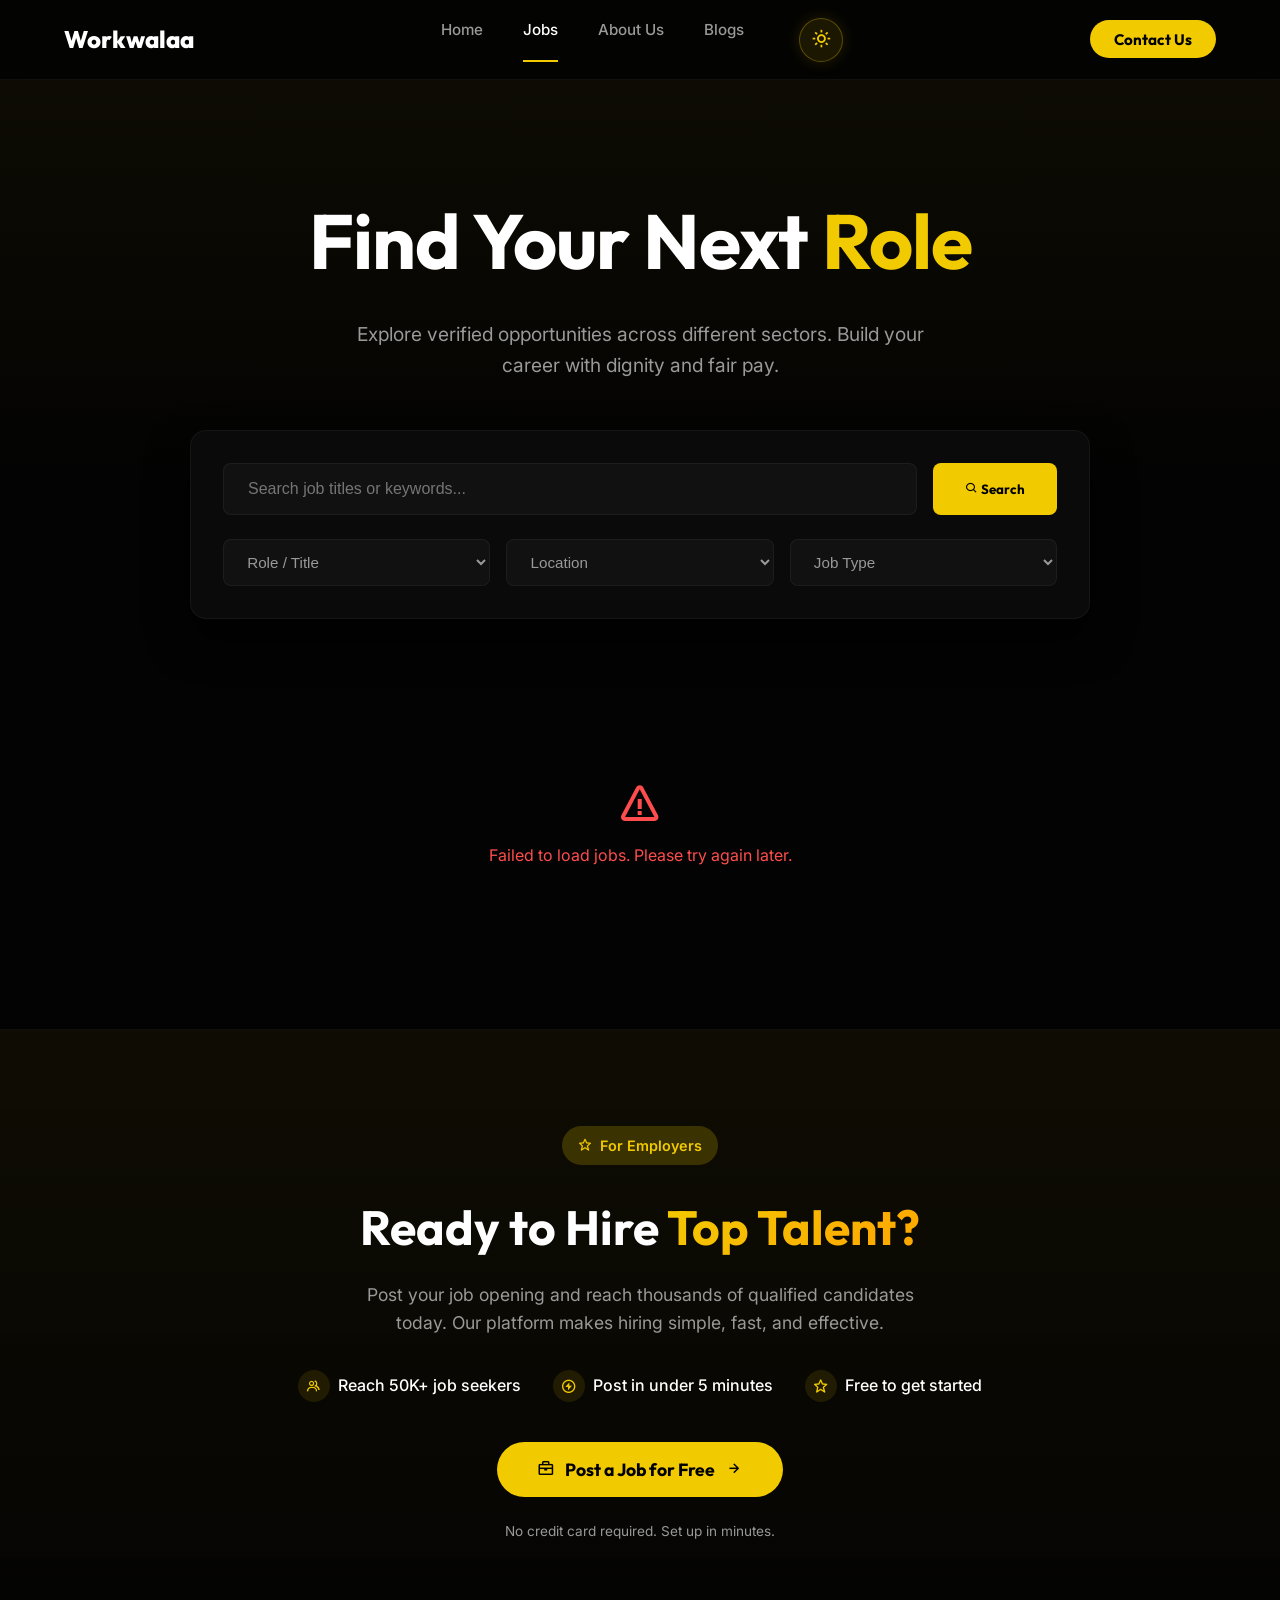
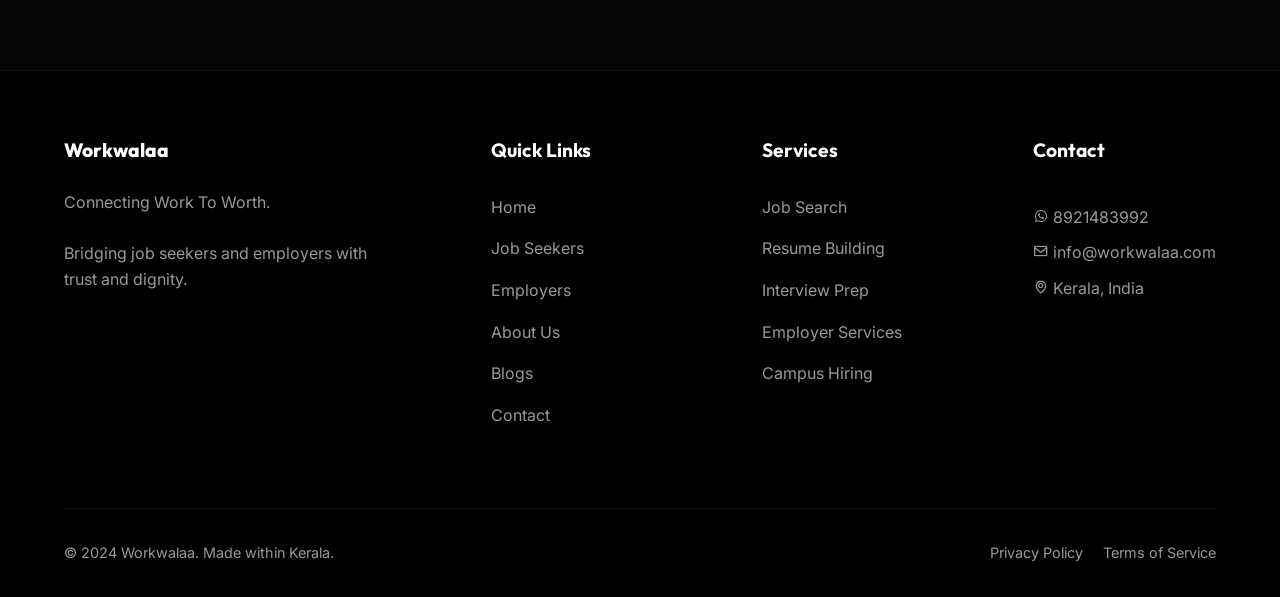
<file: careers.html>
<!DOCTYPE html>
<html lang="en">

<head>
  <meta charset="UTF-8" />
  <meta name="viewport" content="width=device-width, initial-scale=1.0" />
  <title>Careers - Workwalaa</title>

  <link rel="preconnect" href="https://fonts.googleapis.com">
  <link rel="preconnect" href="https://fonts.gstatic.com" crossorigin>
  <link
    href="https://fonts.googleapis.com/css2?family=Outfit:wght@300;400;600;800&family=Inter:wght@400;500;700&display=swap"
    rel="stylesheet">

  <link href='https://unpkg.com/boxicons@2.1.4/css/boxicons.min.css' rel='stylesheet'>

  <style>
    :root {
      --bg-base: #030303;
      --bg-surface: #0a0a0a;
      --bg-elevated: #111111;

      --brand-yellow: #f2ca00;
      --brand-yellow-hvr: #e5bf00;
      --brand-yellow-glow: rgba(242, 202, 0, 0.2);

      --glass-bg: rgba(255, 255, 255, 0.03);
      --glass-border: rgba(255, 255, 255, 0.05);

      --text-main: #ffffff;
      --text-muted: #999999;
      --text-dark: #000000;

      --transition-smooth: all 0.3s ease;
      --border-radius-md: 16px;
    }

    * {
      margin: 0;
      padding: 0;
      box-sizing: border-box;
    }

    body {
      background-color: var(--bg-base);
      color: var(--text-main);
      font-family: 'Inter', sans-serif;
      line-height: 1.6;
    }

    h1,
    h2,
    h3,
    h4 {
      font-family: 'Outfit', sans-serif;
    }

    /* Nav (Copied from Global) */
    nav {
      position: fixed;
      top: 0;
      width: 100%;
      padding: 1.1rem 5%;
      display: flex;
      justify-content: space-between;
      align-items: center;
      background: rgba(3, 3, 3, 0.9);
      backdrop-filter: blur(15px);
      border-bottom: 1px solid var(--glass-border);
      z-index: 1000;
    }

    .logo-container {
      display: flex;
      align-items: center;
      gap: 15px;
      text-decoration: none;
    }

    .logo-container img {
      height: 40px;
    }

    .logo-text {
      font-family: 'Outfit', sans-serif;
      font-size: 1.5rem;
      font-weight: 800;
      color: #fff;
    }

    .nav-links {
      display: flex;
      gap: 2.5rem;
    }

    .nav-links a {
      color: var(--text-muted);
      text-decoration: none;
      font-size: 0.95rem;
      font-weight: 500;
      transition: var(--transition-smooth);
    }

    .nav-links a:hover,
    .nav-links a.active {
      color: var(--text-main);
    }

    .nav-links a.active {
      border-bottom: 2px solid var(--brand-yellow);
      padding-bottom: 4px;
    }

    .btn-primary {
      background: var(--brand-yellow);
      color: var(--text-dark);
      padding: 0.8rem 2rem;
      border-radius: 50px;
      font-weight: 700;
      text-decoration: none;
      font-family: 'Outfit', sans-serif;
      transition: var(--transition-smooth);
      border: none;
      cursor: pointer;
    }

    .btn-primary:hover {
      transform: translateY(-3px);
      box-shadow: 0 10px 20px var(--brand-yellow-glow);
    }

    /* Page Header */
    .page-header {
      padding: 180px 5% 100px;
      text-align: center;
      background: linear-gradient(180deg, rgba(242, 202, 0, 0.05) 0%, var(--bg-base) 100%);
    }

    .page-header h1 {
      font-size: clamp(3rem, 6vw, 5rem);
      margin-bottom: 1rem;
      letter-spacing: -1px;
    }

    .page-header h1 span {
      color: var(--brand-yellow);
    }

    .page-header p {
      color: var(--text-muted);
      font-size: 1.2rem;
      max-width: 600px;
      margin: 0 auto;
    }

    /* Job Search */
    .search-container {
      max-width: 900px;
      margin: -50px auto 4rem;
      background: var(--bg-surface);
      border: 1px solid var(--glass-border);
      padding: 2rem;
      border-radius: var(--border-radius-md);
      box-shadow: 0 20px 40px rgba(0, 0, 0, 0.8);
      position: relative;
      z-index: 10;
    }

    .search-box {
      display: flex;
      gap: 1rem;
      margin-bottom: 1.5rem;
    }

    .search-box input {
      flex: 1;
      padding: 1rem 1.5rem;
      background: var(--bg-elevated);
      border: 1px solid var(--glass-border);
      border-radius: 8px;
      color: #fff;
      font-size: 1rem;
    }

    .search-box input:focus {
      outline: none;
      border-color: var(--brand-yellow);
    }

    .filters {
      display: flex;
      gap: 1rem;
    }

    .filters select {
      flex: 1;
      padding: 0.8rem 1.2rem;
      background: var(--bg-elevated);
      border: 1px solid var(--glass-border);
      border-radius: 8px;
      color: var(--text-muted);
      font-size: 0.95rem;
      cursor: pointer;
    }

    .filters select:focus {
      border-color: var(--brand-yellow);
      outline: none;
    }

    /* Job Listings Grid */
    .jobs-section {
      padding: 2rem 5% 6rem;
      max-width: 1200px;
      margin: 0 auto;
    }

    .jobs-grid {
      display: grid;
      grid-template-columns: repeat(auto-fill, minmax(320px, 1fr));
      gap: 2rem;
      align-items: start;
    }

    .job-card {
      background: var(--glass-bg);
      border: 1px solid var(--glass-border);
      padding: 2rem;
      border-radius: var(--border-radius-md);
      transition: var(--transition-smooth);
      display: flex;
      flex-direction: column;
      opacity: 0;
      transform: translateY(30px);
      position: relative;
      overflow: hidden;
    }

    .job-card.visible {
      opacity: 1;
      transform: translateY(0);
    }

    .job-card:hover {
      background: var(--bg-surface);
      border-color: rgba(242, 202, 0, 0.4);
      transform: translateY(-8px) scale(1.02);
      box-shadow: 0 15px 40px rgba(0, 0, 0, 0.6);
    }

    .job-card-header {
      display: flex;
      justify-content: space-between;
      align-items: flex-start;
      margin-bottom: 1rem;
    }

    .job-icon {
      font-size: 2.5rem;
      color: var(--brand-yellow);
    }

    .job-type-badge {
      background: rgba(255, 255, 255, 0.1);
      padding: 4px 10px;
      border-radius: 20px;
      font-size: 0.8rem;
      font-weight: 600;
    }

    .job-card h3 {
      font-size: 1.4rem;
      margin-bottom: 0.5rem;
    }

    .job-card p {
      color: var(--text-muted);
      font-size: 0.95rem;
      margin-bottom: 2rem;
      flex: 1;
    }

    .job-footer {
      display: flex;
      justify-content: space-between;
      align-items: center;
      border-top: 1px solid var(--glass-border);
      padding-top: 1rem;
    }

    .job-location {
      font-size: 0.85rem;
      color: var(--text-muted);
      display: flex;
      align-items: center;
      gap: 5px;
    }

    .apply-link {
      color: var(--brand-yellow);
      font-weight: 600;
      text-decoration: none;
      font-size: 0.9rem;
      display: flex;
      align-items: center;
      gap: 5px;
      transition: var(--transition-smooth);
    }

    .apply-link:hover {
      color: #fff;
      gap: 8px;
    }

    /* Ripple Effect */
    .ripple {
      position: absolute;
      border-radius: 50%;
      background: rgba(255, 255, 255, 0.4);
      transform: scale(0);
      animation: rippleAnim 0.6s linear;
      pointer-events: none;
    }

    @keyframes rippleAnim {
      to {
        transform: scale(4);
        opacity: 0;
      }
    }

    .btn-primary {
      position: relative;
      overflow: hidden;
      /* ...rest of styles exist above... */
    }

    /* Hover Blast Effect Integration */
    .card-progress {
      position: absolute;
      bottom: 0;
      left: 0;
      height: 4px;
      background: var(--brand-yellow);
      width: 0%;
      transition: width 0s;
      box-shadow: 0 0 10px var(--brand-yellow);
      border-radius: 0 0 0 var(--border-radius-md);
      z-index: 5;
    }

    .job-card.charging .card-progress {
      width: 100%;
      transition: width 3s linear;
      border-radius: 0 0 var(--border-radius-md) var(--border-radius-md);
    }

    .job-card.charging {
      box-shadow: 0 15px 40px rgba(242, 202, 0, 0.15);
      border-color: var(--brand-yellow);
    }

    .job-card.blasting {
      animation: hyperBlast 0.8s cubic-bezier(0.1, 0.8, 0.2, 1) forwards !important;
      z-index: 1000;
      pointer-events: none;
    }

    @keyframes hyperBlast {
      0% {
        transform: scale(1.02);
        background: var(--bg-surface);
      }

      20% {
        transform: scale(0.95);
        background: var(--brand-yellow);
        box-shadow: 0 0 100px var(--brand-yellow);
      }

      100% {
        transform: scale(3);
        opacity: 0;
        filter: blur(20px);
        background: #fff;
      }
    }

    .job-card.blasting * {
      opacity: 0;
      transition: opacity 0.2s;
    }

    /* Responsive */
    @media (max-width: 768px) {
      .search-box {
        flex-direction: column;
      }

      .filters {
        flex-direction: column;
      }

      .nav-links {
        display: none;
      }
    }

    /* =========================================
       FOOTER 
       ========================================= */
    footer {
      background: #000;
      padding: 4rem 5% 2rem;
      border-top: 1px solid var(--glass-border);
    }

    .footer-content {
      max-width: 1200px;
      margin: 0 auto;
      display: flex;
      justify-content: space-between;
      align-items: flex-start;
      flex-wrap: wrap;
      gap: 4rem;
    }

    .footer-brand {
      flex: 1;
      min-width: 300px;
    }

    .footer-brand p {
      color: var(--text-muted);
      max-width: 320px;
      margin-top: 1.5rem;
      line-height: 1.6;
    }

    .footer-links {
      display: flex;
      flex: 2;
      justify-content: space-between;
      gap: 2rem;
      flex-wrap: wrap;
    }

    .footer-col {
      min-width: 150px;
    }

    .footer-col h4 {
      color: #fff;
      font-family: 'Outfit', sans-serif;
      margin-bottom: 1.8rem;
      font-size: 1.2rem;
    }

    .footer-col a {
      display: block;
      color: var(--text-muted);
      text-decoration: none;
      margin-bottom: 1rem;
      transition: color 0.3s;
    }

    .footer-col a:hover {
      color: var(--brand-yellow);
    }

    .footer-bottom {
      max-width: 1200px;
      width: 100%;
      margin: 4rem auto 0;
      padding-top: 2rem;
      border-top: 1px solid var(--glass-border);
      display: flex;
      justify-content: space-between;
      align-items: center;
      flex-wrap: wrap;
      color: var(--text-muted);
      font-size: 0.9rem;
    }

    .footer-bottom-links {
      display: flex;
      gap: 20px;
    }

    .footer-bottom-links a {
      color: var(--text-muted);
      text-decoration: none;
      transition: color 0.3s;
    }

    .footer-bottom-links a:hover {
      color: var(--brand-yellow);
    }

    @media (max-width: 768px) {
      .footer-bottom {
        flex-direction: column;
        gap: 1.5rem;
        text-align: center;
      }

      .footer-links {
        flex-direction: column;
      }
    }

    /* Job Card Enhancements */
    .more-details-btn {
      background: none;
      border: none;
      color: var(--brand-yellow);
      font-family: 'Outfit', sans-serif;
      font-size: 0.9rem;
      cursor: pointer;
      display: flex;
      align-items: center;
      gap: 5px;
      margin-top: 1rem;
      transition: var(--transition-smooth);
    }

    .more-details-btn:hover {
      text-decoration: underline;
    }

    .job-details-panel {
      max-height: 0;
      overflow: hidden;
      transition: max-height 0.4s cubic-bezier(0.25, 0.8, 0.25, 1), opacity 0.4s ease, margin-top 0.4s ease;
      opacity: 0;
      margin-top: 0;
      background: rgba(255, 255, 255, 0.03);
      border-radius: 8px;
    }

    .job-details-panel.expanded {
      max-height: 500px;
      /* arbitrary large max height */
      opacity: 1;
      margin-top: 1rem;
      padding: 1rem;
      border: 1px solid var(--glass-border);
    }

    body.light-theme .job-details-panel {
      background: rgba(0, 0, 0, 0.03);
    }
  </style>
  <style>
    /* =========================================
       THEME OVERRIDES & LIGHT MODE POLISH
       ========================================= */
    :root:has(body.light-theme),
    body.light-theme {
      --bg-base: #f4f6f8;
      --bg-surface: #ffffff;
      --bg-elevated: #fcfcfc;

      --brand-yellow: #dca300;
      /* Darker yellow for text/icon contrast */
      --brand-yellow-glow: rgba(220, 163, 0, 0.15);
      --brand-yellow-hvr: #b88800;

      --text-main: #111111;
      --text-muted: #555555;

      --glass-bg: rgba(255, 255, 255, 0.7);
      --glass-border: rgba(0, 0, 0, 0.08);
    }

    body {
      transition: background-color 0.5s ease, color 0.5s ease;
    }

    /* THEME BUTTON - DEFAULT (DARK MODE) */
    .theme-btn {
      background: rgba(242, 202, 0, 0.1);
      border: 1px solid rgba(242, 202, 0, 0.3);
      color: var(--brand-yellow);
      font-size: 1.3rem;
      cursor: pointer;
      display: flex;
      align-items: center;
      justify-content: center;
      width: 44px;
      height: 44px;
      border-radius: 50%;
      transition: all 0.5s cubic-bezier(0.25, 0.8, 0.25, 1);
      margin-left: 15px;
      box-shadow: 0 0 15px rgba(242, 202, 0, 0.15);
    }

    .theme-btn:hover {
      background: var(--brand-yellow);
      color: #000;
      transform: scale(1.1) rotate(15deg);
      box-shadow: 0 0 25px rgba(242, 202, 0, 0.4);
    }

    /* THEME BUTTON - LIGHT MODE */
    body.light-theme .theme-btn {
      background: #ffffff;
      border: 1px solid var(--glass-border);
      color: #111;
      box-shadow: 0 4px 15px rgba(0, 0, 0, 0.08);
    }

    body.light-theme .theme-btn:hover {
      background: #111;
      color: #fff;
    }

    .theme-btn i {
      transition: transform 0.6s cubic-bezier(0.68, -0.55, 0.265, 1.55);
    }

    body.light-theme .theme-btn i {
      transform: rotate(360deg);
    }

    /* LIGHT THEME AESTHETIC FIXES */
    /* Typography Overrides */
    body.light-theme .logo-text,
    body.light-theme .hero-title,
    body.light-theme .page-header h1,
    body.light-theme .job-card h3,
    body.light-theme .search-box input,
    body.light-theme .footer-col h4 {
      color: var(--text-main);
    }

    /* Gradients for Text */
    body.light-theme .page-header h1 span {
      background: linear-gradient(135deg, var(--brand-yellow), #222);
      -webkit-background-clip: text;
      -webkit-text-fill-color: transparent;
    }

    body.light-theme .page-header p,
    body.light-theme .footer-brand p {
      color: var(--text-muted);
    }

    /* Backgrounds & Overlays */
    body.light-theme .page-header {
      background: linear-gradient(180deg, rgba(220, 163, 0, 0.05) 0%, var(--bg-base) 100%);
    }

    body.light-theme nav.scrolled {
      background: rgba(255, 255, 255, 0.9);
      box-shadow: 0 4px 30px rgba(0, 0, 0, 0.05);
    }

    /* Box Shadows & Glows */
    body.light-theme .search-box input {
      background: var(--bg-surface);
      color: var(--text-main);
    }

    body.light-theme .search-container,
    body.light-theme .job-card {
      box-shadow: 0 20px 40px rgba(0, 0, 0, 0.05);
      background: rgba(255, 255, 255, 0.8);
      border-color: rgba(0, 0, 0, 0.1);
    }

    body.light-theme .job-card:hover {
      box-shadow: 0 15px 40px rgba(0, 0, 0, 0.08);
      border-color: rgba(220, 163, 0, 0.3);
      background: #fff;
    }

    body.light-theme .job-type-badge {
      background: rgba(0, 0, 0, 0.05);
      color: var(--text-main);
    }

    /* Specific Sections */
    body.light-theme footer {
      background: #fdfdfd;
      border-top: 1px solid var(--glass-border);
    }

    /* =========================================
       MODALS & NEW SECTIONS CSS
       ========================================= */
    .modal-overlay {
      position: fixed;
      inset: 0;
      background: rgba(0, 0, 0, 0.85);
      backdrop-filter: blur(10px);
      z-index: 2000;
      display: flex;
      align-items: center;
      justify-content: center;
      padding: 1rem;
      opacity: 0;
      pointer-events: none;
      transition: opacity 0.3s ease;
    }

    .modal-overlay.active {
      opacity: 1;
      pointer-events: auto;
    }

    .modal-content {
      background: #0d0d0d;
      border: 1px solid rgba(255, 255, 255, 0.1);
      border-radius: 2.5rem;
      box-shadow: 0 25px 50px -12px rgba(0, 0, 0, 0.5);
      width: 100%;
      max-width: 36rem;
      max-height: 90vh;
      overflow-y: auto;
      transform: scale(0.95) translateY(30px);
      transition: all 0.3s ease;
      position: relative;
    }

    .modal-content.post-job-modal {
      max-width: 42rem;
    }

    .modal-overlay.active .modal-content {
      transform: scale(1) translateY(0);
    }

    body.light-theme .modal-content {
      background: #ffffff;
      border-color: rgba(0, 0, 0, 0.1);
    }

    .modal-close-btn {
      position: absolute;
      top: 1.5rem;
      right: 1.5rem;
      padding: 0.5rem;
      border-radius: 0.75rem;
      background: rgba(255, 255, 255, 0.05);
      color: #9ca3af;
      border: 1px solid rgba(255, 255, 255, 0.1);
      cursor: pointer;
      transition: all 0.2s;
      z-index: 20;
    }

    body.light-theme .modal-close-btn {
      background: rgba(0, 0, 0, 0.05);
      border-color: rgba(0, 0, 0, 0.1);
      color: #333;
    }

    .modal-close-btn:hover {
      background: rgba(255, 255, 255, 0.1);
      color: #fff;
    }

    .modal-input {
      width: 100%;
      background: rgba(255, 255, 255, 0.05);
      border: 1px solid rgba(255, 255, 255, 0.1);
      border-radius: 0.75rem;
      padding: 0.75rem 1rem 0.75rem 3rem;
      color: #fff;
      transition: all 0.2s;
      font-family: 'Inter', sans-serif;
    }

    body.light-theme .modal-input {
      background: #f9fafb;
      border-color: #e5e7eb;
      color: #111;
    }

    /* Select Option styling for both modes */
    .modal-input option {
      background: #0d0d0d;
      color: #fff;
    }

    body.light-theme .modal-input option {
      background: #ffffff;
      color: #111;
    }

    .modal-input:focus {
      outline: none;
      border-color: rgba(242, 202, 0, 0.5);
      box-shadow: 0 0 0 1px rgba(242, 202, 0, 0.2);
    }

    .input-icon {
      position: absolute;
      left: 1rem;
      top: 50%;
      transform: translateY(-50%);
      color: #4b5563;
      font-size: 1.25rem;
    }

    .modal-field {
      position: relative;
      margin-bottom: 1.25rem;
    }

    .modal-field label {
      display: block;
      font-size: 0.75rem;
      font-weight: 700;
      color: #9ca3af;
      text-transform: uppercase;
      letter-spacing: 0.1em;
      margin-bottom: 0.5rem;
      margin-left: 0.25rem;
    }

    .success-overlay {
      position: absolute;
      inset: 0;
      background: #0d0d0d;
      z-index: 30;
      display: flex;
      flex-direction: column;
      align-items: center;
      justify-content: center;
      text-align: center;
      padding: 2rem;
      opacity: 0;
      pointer-events: none;
      transition: opacity 0.3s;
    }

    body.light-theme .success-overlay {
      background: #ffffff;
    }

    .success-overlay.active {
      opacity: 1;
      pointer-events: auto;
    }

    /* MODAL SUCCESS ANIMATIONS */
    @keyframes successPop {
      0% {
        transform: scale(0.5);
        opacity: 0;
      }

      60% {
        transform: scale(1.1);
        opacity: 1;
      }

      100% {
        transform: scale(1);
        opacity: 1;
      }
    }

    @keyframes successTitleSlideUp {
      0% {
        transform: translateY(20px);
        opacity: 0;
      }

      100% {
        transform: translateY(0);
        opacity: 1;
      }
    }

    @keyframes successDetailsSlideUp {
      0% {
        transform: translateY(15px);
        opacity: 0;
      }

      100% {
        transform: translateY(0);
        opacity: 1;
      }
    }

    @keyframes pulseGlow {
      0% {
        box-shadow: 0 0 0 0 rgba(242, 202, 0, 0.4);
      }

      70% {
        box-shadow: 0 0 0 30px rgba(242, 202, 0, 0);
      }

      100% {
        box-shadow: 0 0 0 0 rgba(242, 202, 0, 0);
      }
    }

    @keyframes btnPulse {
      0% {
        transform: scale(1);
        box-shadow: 0 0 0 0 rgba(242, 202, 0, 0.4);
      }

      50% {
        transform: scale(0.98);
        box-shadow: 0 0 0 15px rgba(242, 202, 0, 0);
      }

      100% {
        transform: scale(1);
        box-shadow: 0 0 0 0 rgba(242, 202, 0, 0);
      }
    }

    .loading-pulse {
      animation: btnPulse 1.5s infinite;
      pointer-events: none;
    }

    .success-overlay.active .success-icon-wrap {
      animation: successPop 0.6s cubic-bezier(0.175, 0.885, 0.32, 1.275) forwards, pulseGlow 2s infinite 0.6s;
    }

    .success-overlay.active h3 {
      animation: successTitleSlideUp 0.6s ease 0.2s both;
    }

    .success-overlay.active p {
      animation: successDetailsSlideUp 0.6s ease 0.4s both;
    }

    /* Scrollbar for Modals */
    .custom-scrollbar::-webkit-scrollbar {
      width: 6px;
    }

    .custom-scrollbar::-webkit-scrollbar-track {
      background: transparent;
    }

    .custom-scrollbar::-webkit-scrollbar-thumb {
      background-color: rgba(255, 255, 255, 0.1);
      border-radius: 10px;
    }

    /* Post Job CTA */
    .post-job-cta {
      padding: 6rem 5%;
      background: linear-gradient(180deg, rgba(242, 202, 0, 0.05) 0%, var(--bg-base) 100%);
      position: relative;
      overflow: hidden;
      text-align: center;
      border-top: 1px solid var(--glass-border);
    }

    body.light-theme .post-job-cta {
      background: linear-gradient(180deg, rgba(242, 202, 0, 0.1) 0%, #ffffff 100%);
    }

    .post-job-cta h2 {
      font-size: clamp(2rem, 4vw, 3rem);
      margin-bottom: 1rem;
      color: var(--text-main);
    }

    .post-job-cta p {
      color: var(--text-muted);
      font-size: 1.1rem;
      max-width: 600px;
      margin: 0 auto 2rem;
    }

    .no-jobs-msg {
      text-align: center;
      padding: 4rem 2rem;
      background: var(--glass-bg);
      border: 1px solid var(--glass-border);
      border-radius: 16px;
      grid-column: 1 / -1;
    }

    .no-jobs-msg i {
      font-size: 4rem;
      color: var(--text-muted);
      opacity: 0.5;
      margin-bottom: 1.5rem;
      display: inline-block;
    }
  </style>
  <script>
    // Apply theme immediately to prevent FOUC
    const savedTheme = localStorage.getItem('workwalaa_theme');
    if (savedTheme === 'light') {
      document.documentElement.classList.add('light-theme');
    }
  </script>
</head>

<body>

  <!-- NAVIGATION -->
  <nav>
    <a href="index.html" class="logo-container">
      <span class="logo-text">Workwalaa</span>
    </a>
    <div class="nav-links">
      <a href="index.html">Home</a>
      <a href="careers.html" class="active">Jobs</a>
      <a href="aboutus.html">About Us</a>
      <a href="blogs.html">Blogs</a>
      <button id="theme-toggle" class="theme-btn" aria-label="Toggle Theme">
        <i class='bx bx-sun' id="theme-icon"></i>
      </button>
    </div>
    <div class="nav-actions">
      <a href="#contact" class="btn-primary" style="padding: 0.6rem 1.5rem; font-size: 0.95rem;">Contact Us</a>
    </div>
  </nav>

  <!-- HEADER -->
  <header class="page-header">
    <h1>Find Your Next <span>Role</span></h1>
    <p>Explore verified opportunities across different sectors. Build your career with dignity and fair pay.</p>
  </header>

  <!-- SEARCH INTERFACE -->
  <div class="search-container">
    <div class="search-box">
      <input type="text" id="job-search-input" placeholder="Search job titles or keywords..." />
      <button class="btn-primary" id="job-search-btn" style="padding: 1rem 2rem; border-radius: 8px;">
        <i class='bx bx-search'></i> Search
      </button>
    </div>
    <div class="filters">
      <select id="filter-category">
        <option value="" disabled selected>Role / Title</option>
        <option value="">All Roles</option>
      </select>
      <select id="filter-location">
        <option value="" disabled selected>Location</option>
        <option value="">All Locations</option>
      </select>
      <select id="filter-type">
        <option value="" disabled selected>Job Type</option>
        <option value="">All Types</option>
      </select>
    </div>
  </div>

  <!-- JOB LISTINGS -->
  <section class="jobs-section">
    <div class="jobs-grid" id="jobs-grid">
      <!-- Jobs will be rendered here via JS -->
    </div>
    <div id="no-jobs-msg" class="no-jobs-msg" style="display: none;">
      <i class='bx bx-briefcase'></i>
      <h3 style="color: var(--text-main); margin-bottom: 0.5rem; font-family: 'Outfit', sans-serif; font-size:1.5rem;">
        No matching jobs found</h3>
      <p style="color: var(--text-muted);">Try adjusting your search terms or filters.</p>
    </div>
  </section>

  <!-- POST JOB CTA -->
  <section class="post-job-cta" id="post-vacancy">
    <div style="margin-bottom: 1.5rem;">
      <span
        style="display: inline-flex; align-items: center; gap: 8px; padding: 8px 16px; background: rgba(242,202,0,0.2); color: var(--brand-yellow); border-radius: 50px; font-size: 0.9rem; font-weight: 600;">
        <i class='bx bx-star'></i> For Employers
      </span>
    </div>
    <h2>Ready to Hire <span
        style="background: linear-gradient(135deg, var(--brand-yellow), #ffa500); -webkit-background-clip: text; -webkit-text-fill-color: transparent;">Top
        Talent?</span></h2>
    <p>Post your job opening and reach thousands of qualified candidates today. Our platform makes hiring simple, fast,
      and effective.</p>

    <div style="display: flex; justify-content: center; gap: 2rem; flex-wrap: wrap; margin-bottom: 2.5rem;">
      <div style="display: flex; align-items: center; gap: 8px; color: var(--text-main); font-weight: 500;">
        <div
          style="width: 32px; height: 32px; border-radius: 50%; background: rgba(242,202,0,0.1); display: flex; align-items: center; justify-content: center; color: var(--brand-yellow);">
          <i class='bx bx-group'></i>
        </div>
        Reach 50K+ job seekers
      </div>
      <div style="display: flex; align-items: center; gap: 8px; color: var(--text-main); font-weight: 500;">
        <div
          style="width: 32px; height: 32px; border-radius: 50%; background: rgba(242,202,0,0.1); display: flex; align-items: center; justify-content: center; color: var(--brand-yellow);">
          <i class='bx bx-bolt-circle'></i>
        </div>
        Post in under 5 minutes
      </div>
      <div style="display: flex; align-items: center; gap: 8px; color: var(--text-main); font-weight: 500;">
        <div
          style="width: 32px; height: 32px; border-radius: 50%; background: rgba(242,202,0,0.1); display: flex; align-items: center; justify-content: center; color: var(--brand-yellow);">
          <i class='bx bx-star'></i>
        </div>
        Free to get started
      </div>
    </div>

    <button onclick="openPostJobModal()" class="btn-primary"
      style="display: inline-flex; align-items: center; gap: 10px; font-size: 1.1rem; padding: 1rem 2.5rem;">
      <i class='bx bx-briefcase'></i> Post a Job for Free <i class='bx bx-right-arrow-alt'></i>
    </button>
    <p style="margin-top: 1.5rem; font-size: 0.85rem; color: var(--text-muted);">No credit card required. Set up in
      minutes.</p>
  </section>

  <!-- APPLY JOB MODAL -->
  <div id="applyJobModal" class="modal-overlay">
    <div class="modal-content">
      <div id="apply-success-layer" class="success-overlay">
        <div class="success-icon-wrap"
          style="width: 80px; height: 80px; border-radius: 50%; background: rgba(242,202,0,0.2); display: flex; align-items: center; justify-content: center; border: 1px solid rgba(242,202,0,0.3); margin-bottom: 2rem;">
          <i class='bx bx-check-circle' style="font-size: 3rem; color: var(--brand-yellow);"></i>
        </div>
        <h3 style="font-size: 2rem; font-family: 'Outfit', sans-serif; color: var(--text-main); margin-bottom: 1rem;">
          Application Received!</h3>
        <p style="color: var(--text-muted); max-width: 250px;">Our team will verify your profile and contact you
          shortly.</p>
      </div>
      <button class="modal-close-btn" onclick="closeApplyJobModal()">
        <i class='bx bx-x' style="font-size: 1.5rem;"></i>
      </button>
      <div style="padding: 2rem; padding-bottom: 1rem; border-bottom: 1px solid var(--glass-border);">
        <div style="display: flex; gap: 1.25rem; align-items: flex-start;">
          <div
            style="width: 56px; height: 56px; border-radius: 1rem; background: var(--brand-yellow); display: flex; align-items: center; justify-content: center; box-shadow: 0 10px 15px -3px rgba(242, 202, 0, 0.3);">
            <i class='bx bx-briefcase' style="font-size: 1.75rem; color: #000;"></i>
          </div>
          <div style="flex: 1;">
            <h3 id="apply-job-title"
              style="font-size: 1.5rem; font-weight: 800; color: var(--text-main); font-family: 'Outfit', sans-serif; margin-bottom: 0.25rem;">
              Job Title</h3>
            <div style="display: flex; flex-wrap: wrap; gap: 1rem; font-size: 0.875rem; color: var(--text-muted);">
              <span style="display: flex; align-items: center; gap: 0.25rem;"><i class='bx bx-map'
                  style="color: var(--brand-yellow);"></i> <span id="apply-job-location">Location</span></span>
              <span style="font-weight: 700; color: var(--brand-yellow);" id="apply-job-salary">Salary</span>
              <span
                style="background: rgba(255,255,255,0.05); padding: 2px 8px; border-radius: 4px; font-size: 0.65rem; text-transform: uppercase; font-weight: 700; letter-spacing: 0.1em;"
                id="apply-job-id">ID: 123</span>
            </div>
          </div>
        </div>
      </div>
      <form id="applyJobForm" style="padding: 2rem; padding-top: 1.5rem;" onsubmit="handleApplySubmit(event)">
        <div class="modal-field">
          <i class='bx bx-user input-icon'></i>
          <input type="text" id="apply-name" required placeholder="Enter Full Name" class="modal-input" />
        </div>
        <div class="modal-field">
          <i class='bx bx-envelope input-icon'></i>
          <input type="email" id="apply-email" required placeholder="Enter Email Address" class="modal-input" />
        </div>
        <div class="modal-field">
          <i class='bx bx-phone input-icon'></i>
          <input type="tel" id="apply-phone" required placeholder="Phone Number" class="modal-input" />
        </div>
        <div class="modal-field">
          <i class='bx bx-map input-icon'></i>
          <input type="text" id="apply-location" required placeholder="Your Current Location (City)"
            class="modal-input" />
        </div>
        <div style="padding-top: 1rem;">
          <button type="submit" id="apply-submit-btn" class="btn-primary"
            style="width: 100%; padding: 1rem; display: flex; align-items: center; justify-content: center; gap: 0.5rem; font-size: 1rem; border-radius: 12px; box-shadow: 0 10px 15px -3px rgba(242, 202, 0, 0.2);">
            <i class='bx bx-send'></i> <span>Send Application</span>
          </button>
          <p
            style="text-align: center; font-size: 0.65rem; color: var(--text-muted); margin-top: 1rem; text-transform: uppercase; letter-spacing: 0.2em;">
            Verified Application Process</p>
        </div>
      </form>
    </div>
  </div>

  <!-- POST JOB MODAL -->
  <div id="postJobModal" class="modal-overlay">
    <div class="modal-content post-job-modal">
      <div id="post-success-layer" class="success-overlay">
        <div class="success-icon-wrap"
          style="width: 80px; height: 80px; border-radius: 50%; background: rgba(242,202,0,0.2); display: flex; align-items: center; justify-content: center; border: 1px solid rgba(242,202,0,0.3); margin-bottom: 1.5rem;">
          <i class='bx bx-check-circle' style="font-size: 2.5rem; color: var(--brand-yellow);"></i>
        </div>
        <h3
          style="font-size: 1.8rem; font-family: 'Outfit', sans-serif; color: var(--text-main); margin-bottom: 0.5rem; text-align: center;">
          Job Submitted for Verification</h3>
        <p style="color: var(--text-muted); text-align: center;">Our team will verify the job authenticity. Once
          approved, it will be live.</p>
      </div>
      <div
        style="display: flex; justify-content: space-between; align-items: center; padding: 2rem; border-bottom: 1px solid var(--glass-border); background: rgba(255,255,255,0.02);">
        <div>
          <h2 style="font-size: 1.5rem; font-weight: 800; color: var(--text-main); font-family: 'Outfit', sans-serif;">
            Post a Vacancy</h2>
          <p style="color: var(--text-muted); font-size: 0.875rem; margin-top: 0.25rem;">Fill in the details to find the
            right talent.</p>
        </div>
        <button onclick="closePostJobModal()"
          style="background: none; border: none; color: var(--text-muted); cursor: pointer; padding: 0.5rem; border-radius: 0.5rem; transition: background 0.3s;"
          onmouseover="this.style.background='rgba(255,255,255,0.05)'" onmouseout="this.style.background='none'">
          <i class='bx bx-x' style="font-size: 1.75rem;"></i>
        </button>
      </div>
      <form id="postJobForm" onsubmit="handlePostSubmit(event)"
        style="padding: 2rem; overflow-y: auto; max-height: calc(85vh - 120px);" class="custom-scrollbar">
        <div style="display: grid; grid-template-columns: 1fr 1fr; gap: 1.5rem; margin-bottom: 1.5rem;">
          <div class="modal-field" style="margin-bottom: 0;">
            <label>Basic Info</label>
            <div style="position: relative; margin-bottom: 0.75rem;">
              <i class='bx bx-briefcase input-icon'></i>
              <input type="text" id="post-title" name="title" required placeholder="Job Title (e.g. Sales Manager)"
                class="modal-input" />
            </div>
            <input type="text" id="post-company" name="company" required placeholder="Company Name" class="modal-input"
              style="padding-left: 1rem;" />
          </div>
          <div class="modal-field" style="margin-bottom: 0;">
            <label>Location & Pay</label>
            <div style="position: relative; margin-bottom: 0.75rem;">
              <i class='bx bx-map input-icon'></i>
              <input type="text" id="post-location" name="location" required placeholder="Job Location"
                class="modal-input" />
            </div>
            <input type="text" id="post-salary" name="salary" required placeholder="Salary (e.g. ₹15,000 to ₹25,000)"
              class="modal-input" style="padding-left: 1rem;" />
          </div>
        </div>

        <div style="display: grid; grid-template-columns: 1fr 1fr; gap: 1.5rem; margin-bottom: 1.5rem;">
          <div class="modal-field" style="margin-bottom: 0;">
            <label>Details</label>
            <select id="post-type" name="type" required class="modal-input"
              style="padding-left: 1rem; margin-bottom: 0.75rem; appearance: auto;">
              <option value="Full-time">Full-time</option>
              <option value="Part-time">Part-time</option>
              <option value="Contract">Contract</option>
              <option value="Internship">Internship</option>
              <option value="Remote">Remote</option>
            </select>
            <select id="post-gender" name="gender" required class="modal-input"
              style="padding-left: 1rem; appearance: auto;">
              <option value="" disabled selected>Select Gender Preference</option>
              <option value="Male">Male Only</option>
              <option value="Female">Female Only</option>
              <option value="Both">Both (Male & Female)</option>
            </select>
          </div>
          <div class="modal-field" style="margin-bottom: 0;">
            <label>Contact Info</label>
            <div style="position: relative; margin-bottom: 0.75rem;">
              <i class='bx bx-user input-icon'></i>
              <input type="text" id="post-hrName" name="hrName" required placeholder="HR / Contact Name"
                class="modal-input" />
            </div>
            <div style="position: relative;">
              <i class='bx bx-phone input-icon'></i>
              <input type="tel" id="post-phone" name="phone" required placeholder="Phone Number" class="modal-input" />
            </div>
          </div>
        </div>

        <div class="modal-field">
          <label>Working Info</label>
          <div style="position: relative;">
            <i class='bx bx-time input-icon'></i>
            <input type="text" id="post-workingHours" name="workingHours" required
              placeholder="Working Hours (e.g. 9:30 AM to 6:30 PM)" class="modal-input" />
          </div>
        </div>

        <div class="modal-field">
          <label>Description</label>
          <div style="position: relative;">
            <i class='bx bx-info-circle input-icon' style="top: 1.25rem;"></i>
            <textarea id="post-description" name="description" required placeholder="Brief job description..."
              class="modal-input" style="min-height: 100px; padding-top: 1rem;"></textarea>
          </div>
        </div>

        <div class="modal-field">
          <label>Key Requirements</label>
          <textarea id="post-requirements" name="requirements"
            placeholder="One requirement per line (e.g. Valid License)" class="modal-input"
            style="min-height: 100px; padding-left: 1rem;"></textarea>
        </div>

        <button type="submit" id="post-submit-btn" class="btn-primary"
          style="width: 100%; padding: 1rem; font-size: 1rem; border-radius: 12px; box-shadow: 0 10px 15px -3px rgba(242, 202, 0, 0.2);">
          Post Job Vacancy
        </button>
      </form>
    </div>
  </div>

  <!-- FOOTER -->
  <footer>
    <div class="footer-content">
      <div class="footer-brand">
        <div class="logo-container" style="margin-bottom: 1rem;">
          <span class="logo-text" style="font-size: 1.2rem;">Workwalaa</span>
        </div>
        <p>Connecting Work To Worth.<br><br>Bridging job seekers and employers with trust and dignity.</p>
      </div>

      <div class="footer-links">
        <div class="footer-col">
          <h4>Quick Links</h4>
          <a href="index.html">Home</a>
          <a href="index.html#job-seekers">Job Seekers</a>
          <a href="index.html#employers">Employers</a>
          <a href="aboutus.html">About Us</a>
          <a href="blogs.html">Blogs</a>
          <a href="index.html#contact">Contact</a>
        </div>
        <div class="footer-col">
          <h4>Services</h4>
          <a href="careers.html">Job Search</a>
          <a href="index.html#job-seekers">Resume Building</a>
          <a href="index.html#job-seekers">Interview Prep</a>
          <a href="index.html#employers">Employer Services</a>
          <a href="index.html#employers">Campus Hiring</a>
        </div>
        <div class="footer-col" style="display:flex; gap:10px; flex-direction: column;">
          <h4>Contact</h4>
          <span style="color: var(--text-muted);"><i class='bx bxl-whatsapp'></i> 8921483992</span>
          <span style="color: var(--text-muted);"><i class='bx bx-envelope'></i> info@workwalaa.com</span>
          <span style="color: var(--text-muted);"><i class='bx bx-map'></i> Kerala, India</span>
        </div>
      </div>
    </div>

    <div class="footer-bottom">
      <div>&copy; 2024 Workwalaa. Made within Kerala.</div>
      <div class="footer-bottom-links">
        <a href="privacy-policy.html">Privacy Policy</a>
        <a href="terms-of-service.html">Terms of Service</a>
      </div>
    </div>
  </footer>

  <script>
    // Ripple Effect Logic
    function createRipple(event) {
      const button = event.currentTarget;
      const circle = document.createElement('span');
      const diameter = Math.max(button.clientWidth, button.clientHeight);
      const radius = diameter / 2;

      circle.style.width = circle.style.height = `${diameter}px`;
      circle.style.left = `${event.clientX - button.getBoundingClientRect().left - radius}px`;
      circle.style.top = `${event.clientY - button.getBoundingClientRect().top - radius}px`;
      circle.classList.add('ripple');

      const existingRipple = button.querySelector('.ripple');
      if (existingRipple) {
        existingRipple.remove();
      }

      button.appendChild(circle);
    }

    const buttons = document.querySelectorAll('.btn-primary');
    for (const button of buttons) {
      button.addEventListener('click', createRipple);
    }

    // API URL provided by user
    const GOOGLE_SHEET_API = 'https://script.google.com/macros/s/AKfycbyLnYvo3G9ElALEHHyNfgMSo5eIxg_PFMiWCrkI3uOM_vRTzBB_BO1k66S1xyO84SAhUg/exec';

    // Dynamic Jobs Logic
    let jobsData = [];

    const getJobIcon = (title) => {
      const lower = title.toLowerCase();
      if (lower.includes('ticket') || lower.includes('staff')) return 'bx-check-shield';
      if (lower.includes('account') || lower.includes('calc')) return 'bx-calculator';
      if (lower.includes('tele') || lower.includes('call')) return 'bx-headphone';
      if (lower.includes('helper') || lower.includes('assist')) return 'bx-wrench';
      if (lower.includes('sales') || lower.includes('executive')) return 'bx-trending-up';
      return 'bx-briefcase';
    };

    let selectedJob = null;

    function renderJobs(jobs) {
      const grid = document.getElementById('jobs-grid');
      const noMsg = document.getElementById('no-jobs-msg');
      grid.innerHTML = '';

      if (jobs.length === 0) {
        noMsg.style.display = 'block';
        return;
      }

      noMsg.style.display = 'none';

      const observer = new IntersectionObserver((entries) => {
        entries.forEach((entry, index) => {
          if (entry.isIntersecting) {
            setTimeout(() => {
              entry.target.classList.add('visible');
            }, entry.target.dataset.index * 100);
            observer.unobserve(entry.target);
          }
        });
      }, { threshold: 0.1 });

      jobs.forEach((job, index) => {
        const iconClass = getJobIcon(job.title);
        const card = document.createElement('div');
        card.className = 'job-card';
        card.dataset.index = index;

        card.innerHTML = `
          <div class="job-card-header">
            <i class='bx ${iconClass} job-icon'></i>
            <span class="job-type-badge">${job.type}</span>
          </div>
          <h3>${job.title}</h3>
          <p style="margin-bottom: 0.5rem; flex: none;">Salary: ${job.salary || 'Not specified'}</p>
          <p style="margin-top: 0.5rem; margin-bottom: 0.5rem; font-size: 0.9rem; flex: none;"><i class='bx bx-user'></i> Gender: ${job.gender || 'Any'}</p>
          <div style="margin-top: 0.5rem; display: flex; flex-wrap: wrap; gap: 5px; flex: none;">
            ${(job.requirements || []).length > 0 ? job.requirements.slice(0, 3).map(r => `<span style="font-size: 0.75rem; background: rgba(255,255,255,0.1); padding: 3px 8px; border-radius: 4px;">${r}</span>`).join('') : ''}
            ${(job.requirements || []).length > 3 ? `<span style="font-size: 0.75rem; background: rgba(255,255,255,0.1); padding: 3px 8px; border-radius: 4px;">+${job.requirements.length - 3}</span>` : ''}
          </div>
          
          <div style="flex: 1;"></div> <!-- Spacer to push footer down only if necessary, without stretching content -->

          <button class="more-details-btn" onclick="toggleJobDetails(this, event)">More Details <i class='bx bx-chevron-down'></i></button>
          
          <div class="job-details-panel">
            <p style="font-size:0.9rem; margin-bottom:0.5rem; flex: none;"><strong><i class='bx bx-time-five'></i> Working Hours:</strong> ${job.workingHours || 'Not specified'}</p>
            <p style="font-size:0.9rem; margin-bottom: 0.5rem; color: var(--text-muted); flex: none;"><strong><i class='bx bx-align-left'></i> Description:</strong><br>${job.description || 'No description provided.'}</p>
          </div>

          <div class="job-footer" style="margin-top: 1rem;">
            <span class="job-location"><i class='bx bx-map'></i> ${job.location}</span>
            <a href="#" class="apply-link" onclick="openApplyJobModal('${job.id}'); return false;">Apply Now <i class='bx bx-right-arrow-alt'></i></a>
          </div>
          <div class="card-progress"></div>
        `;

        // Hover Blast Logic
        let hoverTimer;
        card.addEventListener('mouseenter', () => {
          card.classList.add('charging');
          hoverTimer = setTimeout(() => {
            card.classList.remove('charging');
            card.classList.add('blasting');
            setTimeout(() => {
              card.classList.remove('blasting');
              openApplyJobModal(job.id);
            }, 800);
          }, 3000);
        });

        card.addEventListener('mouseleave', () => {
          card.classList.remove('charging');
          clearTimeout(hoverTimer);
        });

        grid.appendChild(card);
        observer.observe(card);
      });
    }

    function toggleJobDetails(btn, event) {
      // Prevent the card hover logic from closing anything abruptly if interacting
      event.stopPropagation();
      const panel = btn.nextElementSibling;
      const icon = btn.querySelector('i');

      if (panel.classList.contains('expanded')) {
        panel.classList.remove('expanded');
        icon.classList.replace('bx-chevron-up', 'bx-chevron-down');
      } else {
        panel.classList.add('expanded');
        icon.classList.replace('bx-chevron-down', 'bx-chevron-up');
      }
    }

    // Search and Filter Logic
    function filterJobs() {
      const searchTerm = document.getElementById('job-search-input').value.toLowerCase();
      const category = document.getElementById('filter-category').value.toLowerCase();
      const location = document.getElementById('filter-location').value.toLowerCase();
      const type = document.getElementById('filter-type').value.toLowerCase();

      const filtered = jobsData.filter(job => {
        if (job.status === 'closed') return false;

        // Handling undefined values gracefully since it's live data
        const titleMatch = (job.title || '').toLowerCase().includes(searchTerm);
        const locationMatch = (job.location || '').toLowerCase().includes(searchTerm);
        const companyMatch = (job.company || '').toLowerCase().includes(searchTerm);
        const matchSearch = !searchTerm || titleMatch || locationMatch || companyMatch;

        const categoryMatch = (job.category || '').toLowerCase().includes(category) || (job.title || '').toLowerCase().includes(category);
        const matchCategory = !category || categoryMatch;

        const matchLoc = !location || (job.location || '').toLowerCase().includes(location);
        const matchType = !type || (job.type || '').toLowerCase().includes(type);

        return matchSearch && matchCategory && matchLoc && matchType;
      });

      renderJobs(filtered);
    }

    document.getElementById('job-search-input').addEventListener('input', filterJobs);
    document.getElementById('job-search-btn').addEventListener('click', filterJobs);
    document.getElementById('filter-category').addEventListener('change', filterJobs);
    document.getElementById('filter-location').addEventListener('change', filterJobs);
    document.getElementById('filter-type').addEventListener('change', filterJobs);

    // Populate Filters Dynamically
    function populateFilters() {
      const categorySelect = document.getElementById('filter-category');
      const locationSelect = document.getElementById('filter-location');
      const typeSelect = document.getElementById('filter-type');

      // Keep default options
      categorySelect.innerHTML = '<option value="" disabled selected>Role / Title</option><option value="">All Roles</option>';
      locationSelect.innerHTML = '<option value="" disabled selected>Location</option><option value="">All Locations</option>';
      typeSelect.innerHTML = '<option value="" disabled selected>Job Type</option><option value="">All Types</option>';

      const titles = new Set();
      const locations = new Set();
      const types = new Set();

      jobsData.forEach(job => {
        if (job.status !== 'closed') {
          if (job.title) titles.add(job.title.trim());
          if (job.location) locations.add(job.location.trim());
          if (job.type) types.add(job.type.trim());
        }
      });

      Array.from(titles).sort().forEach(title => {
        categorySelect.innerHTML += `<option value="${title}">${title}</option>`;
      });

      Array.from(locations).sort().forEach(loc => {
        locationSelect.innerHTML += `<option value="${loc}">${loc}</option>`;
      });

      Array.from(types).sort().forEach(type => {
        typeSelect.innerHTML += `<option value="${type}">${type}</option>`;
      });
    }

    // Initial Fetch Map
    async function fetchJobs() {
      const grid = document.getElementById('jobs-grid');
      grid.innerHTML = `<div style="grid-column: 1/-1; text-align: center; color: var(--text-muted); padding: 4rem;"><i class='bx bx-loader-alt bx-spin' style="font-size: 3rem; margin-bottom: 1rem; color: var(--brand-yellow);"></i><p>Loading active vacancies...</p></div>`;

      try {
        const response = await fetch(GOOGLE_SHEET_API);
        if (!response.ok) throw new Error('Network response failed');

        const data = await response.json();

        jobsData = Array.isArray(data) ? data.map(job => ({
          id: String(job.id || Date.now()),
          title: job.title || '',
          company: job.company || '',
          location: job.location || '',
          phone: job.phone || '',
          gender: job.gender || 'Any',
          hrName: job.hrName || '',
          workingHours: job.workingHours || '',
          type: job.type || 'Full-time',
          salary: job.salary || '',
          description: job.description || '',
          category: job.category || 'Other',
          requirements: job.requirements ? String(job.requirements).split(';').map(r => r.trim()).filter(Boolean) : [],
          postedDate: job.postedDate || '',
          status: job.status || 'closed',
        })) : [];

        populateFilters();
        filterJobs();
      } catch (error) {
        console.error("Error fetching jobs:", error);
        grid.innerHTML = `<div style="grid-column: 1/-1; text-align: center; color: #ff4d4d; padding: 4rem;"><i class='bx bx-error' style="font-size: 3rem; margin-bottom: 1rem;"></i><p>Failed to load jobs. Please try again later.</p></div>`;
      }
    }

    document.addEventListener('DOMContentLoaded', () => {
      fetchJobs();
    });

    // Modal Logic
    function openApplyJobModal(jobId) {
      selectedJob = jobsData.find(j => j.id === jobId);
      if (!selectedJob) return;

      document.getElementById('apply-job-title').innerText = selectedJob.title;
      document.getElementById('apply-job-location').innerText = selectedJob.location;
      document.getElementById('apply-job-salary').innerText = selectedJob.salary;
      document.getElementById('apply-job-id').innerText = `ID: ${selectedJob.id}`;

      document.getElementById('applyJobModal').classList.add('active');
    }

    function closeApplyJobModal() {
      document.getElementById('applyJobModal').classList.remove('active');
      document.getElementById('applyJobForm').reset();
      selectedJob = null;
    }

    async function handleApplySubmit(e) {
      e.preventDefault();
      if (!selectedJob) return;

      const btn = document.getElementById('apply-submit-btn');
      btn.innerHTML = `<i class='bx bx-loader-alt bx-spin'></i> <span>Sending...</span>`;
      btn.disabled = true;
      btn.classList.add('loading-pulse');

      const payload = {
        jobId: String(selectedJob.id),
        jobTitle: selectedJob.title,
        jobLocation: selectedJob.location,
        candidateLocation: document.getElementById('apply-location').value,
        fullName: document.getElementById('apply-name').value,
        email: document.getElementById('apply-email').value,
        phone: document.getElementById('apply-phone').value,
        appliedDate: new Date().toISOString(),
        status: 'applied'
      };

      try {
        const response = await fetch(GOOGLE_SHEET_API, {
          method: 'POST',
          body: JSON.stringify(payload),
        });

        if (!response.ok) throw new Error('Application failed');

        document.getElementById('apply-success-layer').classList.add('active');
        btn.innerHTML = `<i class='bx bx-send'></i> <span>Send Application</span>`;
        btn.disabled = false;
        btn.classList.remove('loading-pulse');

        setTimeout(() => {
          document.getElementById('apply-success-layer').classList.remove('active');
          closeApplyJobModal();
        }, 2500);

      } catch (error) {
        console.error("Failed to apply:", error);
        alert("There was an issue sending your application. Please try again.");
        btn.innerHTML = `<i class='bx bx-send'></i> <span>Send Application</span>`;
        btn.disabled = false;
        btn.classList.remove('loading-pulse');
      }
    }

    function openPostJobModal() {
      document.getElementById('postJobModal').classList.add('active');
    }

    function closePostJobModal() {
      document.getElementById('postJobModal').classList.remove('active');
      document.getElementById('postJobForm').reset();
    }

    async function handlePostSubmit(e) {
      e.preventDefault();
      const btn = document.getElementById('post-submit-btn');
      btn.innerHTML = `<i class='bx bx-loader-alt bx-spin'></i> Processing...`;
      btn.disabled = true;
      btn.classList.add('loading-pulse');


      const newJob = {
        title: document.getElementById('post-title').value,
        company: document.getElementById('post-company').value,
        location: document.getElementById('post-location').value,
        hrName: document.getElementById('post-hrName').value,
        phone: document.getElementById('post-phone').value,
        gender: document.getElementById('post-gender').value,
        workingHours: document.getElementById('post-workingHours').value,
        salary: document.getElementById('post-salary').value,
        type: document.getElementById('post-type').value,
        description: document.getElementById('post-description').value,
        requirements: document.getElementById('post-requirements').value.split('\n').filter(r => r.trim()),
        status: 'closed',
        postedDate: new Date().toISOString()
      };

      try {
        const response = await fetch(GOOGLE_SHEET_API, {
          method: 'POST',
          body: JSON.stringify(newJob),
        });

        if (!response.ok) throw new Error('Failed to add job');

        document.getElementById('post-success-layer').classList.add('active');
        btn.innerHTML = `Post Job Vacancy`;
        btn.disabled = false;
        btn.classList.remove('loading-pulse');

        // Refresh the jobs list automatically
        await fetchJobs();

        setTimeout(() => {
          document.getElementById('post-success-layer').classList.remove('active');
          closePostJobModal();
        }, 2000);

      } catch (error) {
        console.error("Failed to post job:", error);
        alert("There was an issue posting this vacancy. Please try again.");
        btn.innerHTML = `Post Job Vacancy`;
        btn.disabled = false;
        btn.classList.remove('loading-pulse');
      }
    }
  </script>
  <script>
    // Theme toggler logic
    document.addEventListener('DOMContentLoaded', () => {
      if (document.documentElement.classList.contains('light-theme')) {
        document.body.classList.add('light-theme');
      }

      const themeToggleBtn = document.getElementById('theme-toggle');
      const themeIcon = document.getElementById('theme-icon');

      if (themeToggleBtn && themeIcon) {
        if (document.body.classList.contains('light-theme')) {
          themeIcon.classList.replace('bx-sun', 'bx-moon');
        }

        themeToggleBtn.addEventListener('click', () => {
          document.body.classList.toggle('light-theme');
          document.documentElement.classList.toggle('light-theme');

          if (document.body.classList.contains('light-theme')) {
            localStorage.setItem('workwalaa_theme', 'light');
            themeIcon.classList.replace('bx-sun', 'bx-moon');
          } else {
            localStorage.setItem('workwalaa_theme', 'dark');
            themeIcon.classList.replace('bx-moon', 'bx-sun');
          }
        });
      }
    });
  </script>
</body>

</html>
</file>
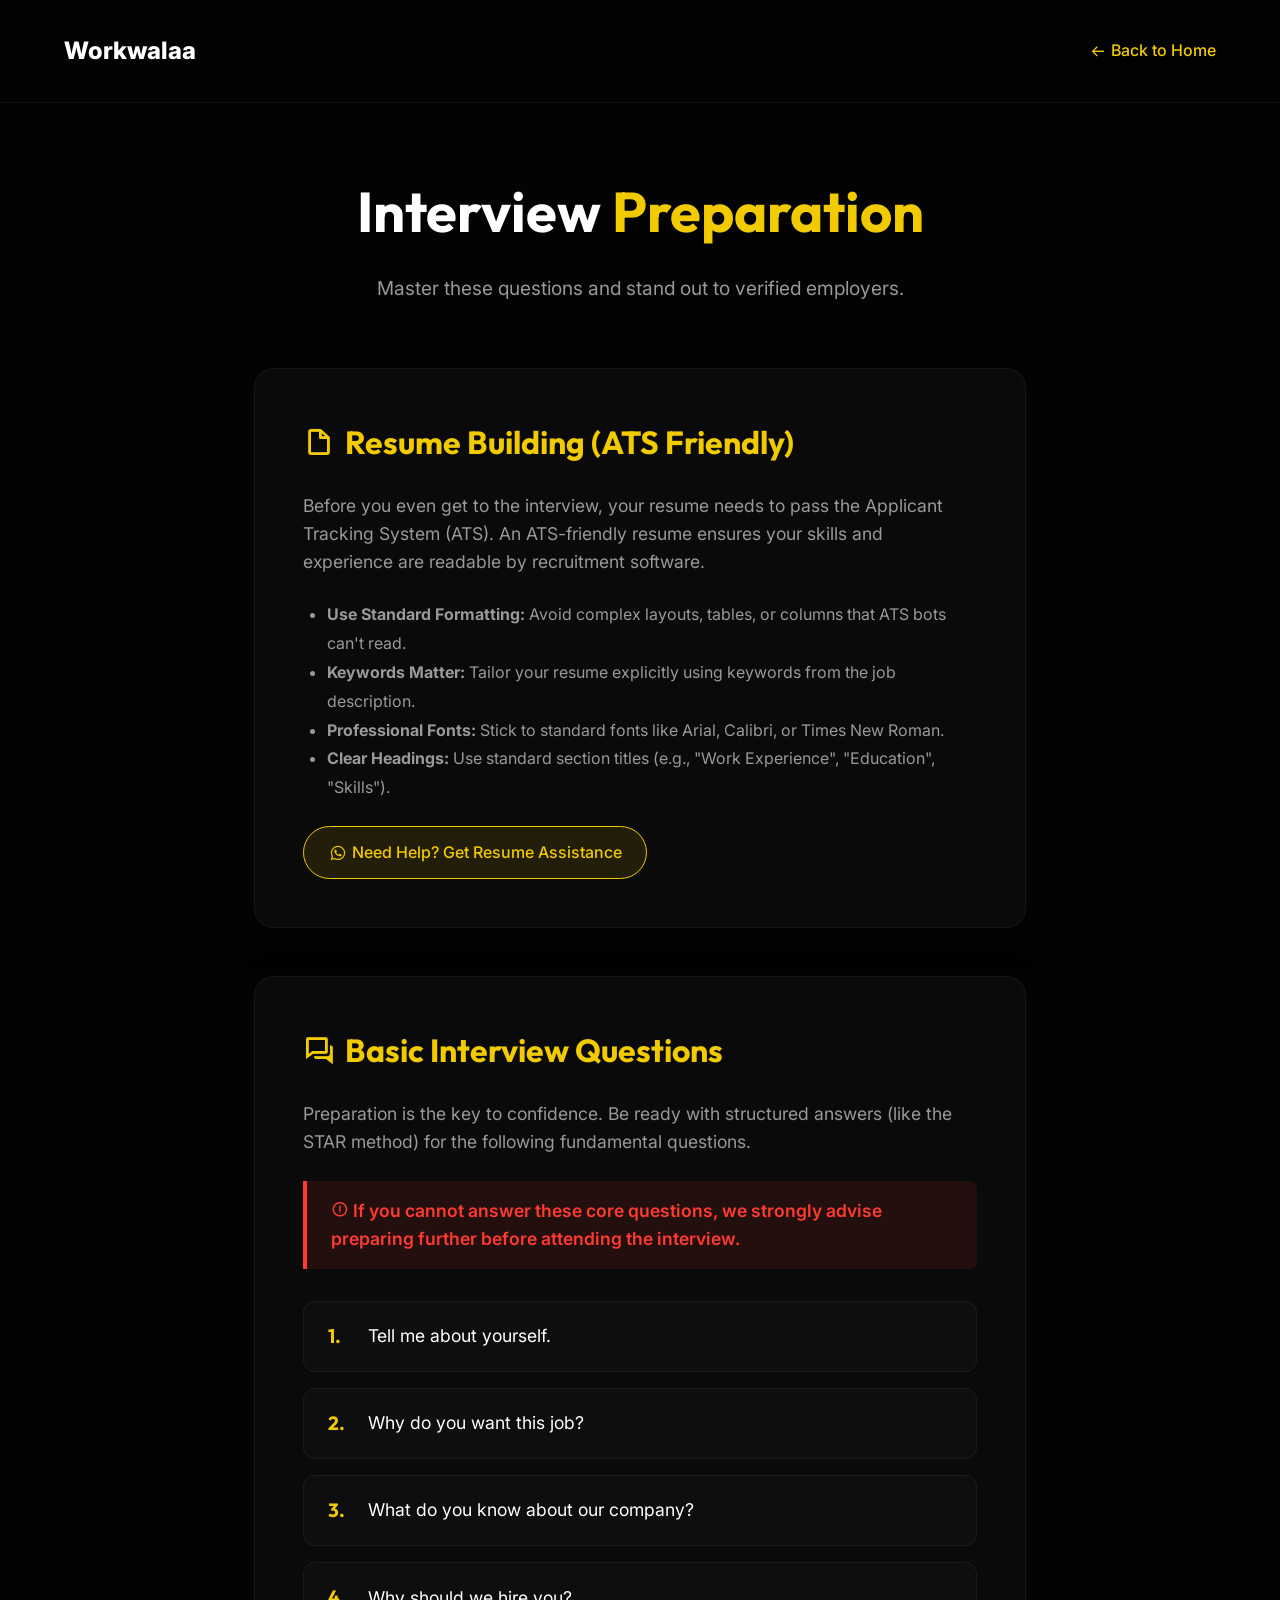
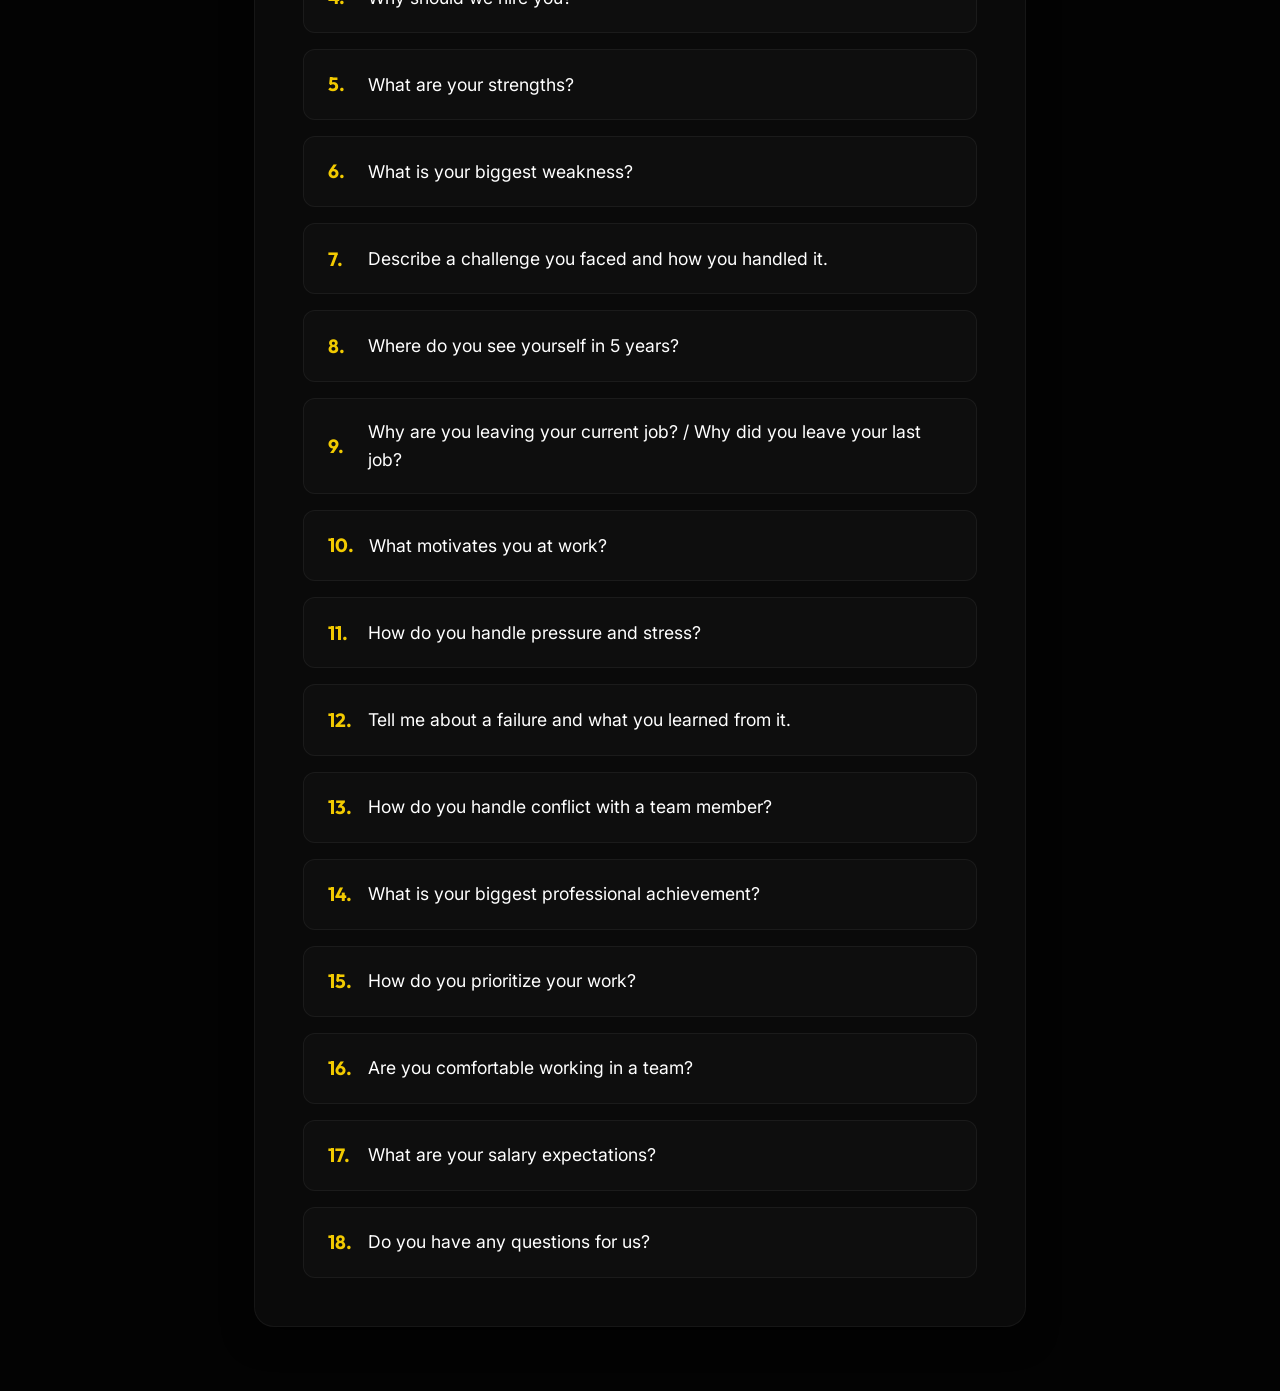
<file: interview-prep.html>
<!DOCTYPE html>
<html lang="en">

<head>
    <meta charset="UTF-8" />
    <meta name="viewport" content="width=device-width, initial-scale=1.0" />
    <title>Interview Preparation - Workwalaa</title>

    <!-- Modern Fonts -->
    <link rel="preconnect" href="https://fonts.googleapis.com">
    <link rel="preconnect" href="https://fonts.gstatic.com" crossorigin>
    <link
        href="https://fonts.googleapis.com/css2?family=Outfit:wght@300;400;600;800&family=Inter:wght@400;500;700&display=swap"
        rel="stylesheet">

    <!-- Boxicons -->
    <link href='https://unpkg.com/boxicons@2.1.4/css/boxicons.min.css' rel='stylesheet'>

    <style>
        /* Add Styles Here - Copying over from previous page structure for consistency */
        :root {
            --bg-base: #030303;
            --bg-surface: #0a0a0a;
            --bg-elevated: #111111;
            --brand-yellow: #f2ca00;
            --brand-yellow-hvr: #e5bf00;
            --text-main: #ffffff;
            --text-muted: #999999;
            --glass-bg: rgba(255, 255, 255, 0.02);
            --glass-border: rgba(255, 255, 255, 0.05);
            --transition-smooth: all 0.3s ease;
        }

        * {
            margin: 0;
            padding: 0;
            box-sizing: border-box;
        }

        body {
            background-color: var(--bg-base);
            color: var(--text-main);
            font-family: 'Inter', sans-serif;
            line-height: 1.6;
        }

        h1,
        h2,
        h3,
        h4 {
            font-family: 'Outfit', sans-serif;
        }

        /* Simple Header */
        header {
            padding: 2rem 5%;
            border-bottom: 1px solid var(--glass-border);
            background: rgba(3, 3, 3, 0.8);
            backdrop-filter: blur(10px);
            position: sticky;
            top: 0;
            z-index: 100;
            display: flex;
            justify-content: space-between;
            align-items: center;
        }

        .logo-container {
            display: flex;
            align-items: center;
            text-decoration: none;
            gap: 10px;
        }

        .logo-text {
            font-size: 1.5rem;
            font-weight: 800;
            color: #fff;
        }

        .back-link {
            color: var(--brand-yellow);
            text-decoration: none;
            display: flex;
            align-items: center;
            gap: 5px;
            font-weight: 500;
            transition: var(--transition-smooth);
        }

        .back-link:hover {
            text-shadow: 0 0 10px rgba(242, 202, 0, 0.5);
        }

        /* Main Container */
        .container {
            max-width: 900px;
            margin: 4rem auto;
            padding: 0 5%;
        }

        .page-title {
            font-size: clamp(2.5rem, 5vw, 3.5rem);
            margin-bottom: 1rem;
            text-align: center;
        }

        .page-title span {
            color: var(--brand-yellow);
        }

        .page-subtitle {
            text-align: center;
            color: var(--text-muted);
            font-size: 1.2rem;
            margin-bottom: 4rem;
        }

        /* Sections */
        .prep-section {
            background: var(--bg-surface);
            border: 1px solid var(--glass-border);
            border-radius: 20px;
            padding: 3rem;
            margin-bottom: 3rem;
            box-shadow: 0 10px 30px rgba(0, 0, 0, 0.5);
        }

        .prep-section h2 {
            font-size: 2rem;
            margin-bottom: 1.5rem;
            display: flex;
            align-items: center;
            gap: 10px;
            color: var(--brand-yellow);
        }

        .prep-section p {
            color: var(--text-muted);
            margin-bottom: 1.5rem;
            font-size: 1.1rem;
        }

        /* Question List */
        .question-list {
            list-style: none;
            counter-reset: custom-counter;
            display: grid;
            gap: 1rem;
        }

        .question-list li {
            counter-increment: custom-counter;
            background: var(--glass-bg);
            padding: 1.2rem 1.5rem;
            border-radius: 12px;
            border: 1px solid var(--glass-border);
            display: flex;
            align-items: center;
            gap: 15px;
            font-size: 1.1rem;
            transition: var(--transition-smooth);
        }

        .question-list li:hover {
            background: rgba(255, 255, 255, 0.05);
            transform: translateX(5px);
            border-color: rgba(242, 202, 0, 0.3);
        }

        .question-list li::before {
            content: counter(custom-counter) ".";
            color: var(--brand-yellow);
            font-weight: 700;
            font-family: 'Outfit', sans-serif;
            font-size: 1.2rem;
            min-width: 25px;
        }

        /* Warning Box */
        .warning-box {
            background: rgba(255, 59, 48, 0.1);
            border-left: 4px solid #ff3b30;
            padding: 1rem 1.5rem;
            border-radius: 0 8px 8px 0;
            margin-bottom: 2rem;
        }

        .warning-box p {
            color: #ff3b30;
            margin: 0;
            font-weight: 600;
        }

        @media (max-width: 768px) {
            .prep-section {
                padding: 2rem 1.5rem;
            }

            .question-list li {
                font-size: 1rem;
            }
        }
    </style>
</head>

<body>

    <header>
        <a href="index.html" class="logo-container">
            <span class="logo-text">Workwalaa</span>
        </a>
        <a href="index.html" class="back-link">
            <i class='bx bx-arrow-back'></i> Back to Home
        </a>
    </header>

    <div class="container">
        <h1 class="page-title">Interview <span>Preparation</span></h1>
        <p class="page-subtitle">Master these questions and stand out to verified employers.</p>

        <!-- ATS Resume Section -->
        <div class="prep-section">
            <h2><i class='bx bx-file-blank'></i> Resume Building (ATS Friendly)</h2>
            <p>Before you even get to the interview, your resume needs to pass the Applicant Tracking System (ATS). An
                ATS-friendly resume ensures your skills and experience are readable by recruitment software.</p>

            <ul style="color: var(--text-muted); margin-left: 1.5rem; margin-bottom: 1.5rem; line-height: 1.8;">
                <li><strong>Use Standard Formatting:</strong> Avoid complex layouts, tables, or columns that ATS bots
                    can't read.</li>
                <li><strong>Keywords Matter:</strong> Tailor your resume explicitly using keywords from the job
                    description.</li>
                <li><strong>Professional Fonts:</strong> Stick to standard fonts like Arial, Calibri, or Times New
                    Roman.</li>
                <li><strong>Clear Headings:</strong> Use standard section titles (e.g., "Work Experience", "Education",
                    "Skills").</li>
            </ul>
            <a href="https://wa.me/919061362656?text=I%20need%20Resume%20Building%20Assistance" target="_blank"
                class="back-link"
                style="display: inline-flex; background: rgba(242,202,0,0.1); padding: 0.8rem 1.5rem; border-radius: 50px; border: 1px solid var(--brand-yellow);">
                <i class='bx bxl-whatsapp' style="font-size: 1.2rem;"></i> Need Help? Get Resume Assistance
            </a>
        </div>

        <!-- Interview Questions Section -->
        <div class="prep-section">
            <h2><i class='bx bx-conversation'></i> Basic Interview Questions</h2>
            <p>Preparation is the key to confidence. Be ready with structured answers (like the STAR method) for the
                following fundamental questions.</p>

            <div class="warning-box">
                <p><i class='bx bx-error-circle'></i> If you cannot answer these core questions, we strongly advise
                    preparing further before attending the interview.</p>
            </div>

            <ul class="question-list">
                <li>Tell me about yourself.</li>
                <li>Why do you want this job?</li>
                <li>What do you know about our company?</li>
                <li>Why should we hire you?</li>
                <li>What are your strengths?</li>
                <li>What is your biggest weakness?</li>
                <li>Describe a challenge you faced and how you handled it.</li>
                <li>Where do you see yourself in 5 years?</li>
                <li>Why are you leaving your current job? / Why did you leave your last job?</li>
                <li>What motivates you at work?</li>
                <li>How do you handle pressure and stress?</li>
                <li>Tell me about a failure and what you learned from it.</li>
                <li>How do you handle conflict with a team member?</li>
                <li>What is your biggest professional achievement?</li>
                <li>How do you prioritize your work?</li>
                <li>Are you comfortable working in a team?</li>
                <li>What are your salary expectations?</li>
                <li>Do you have any questions for us?</li>
            </ul>
        </div>

    </div>

</body>

</html>
</file>
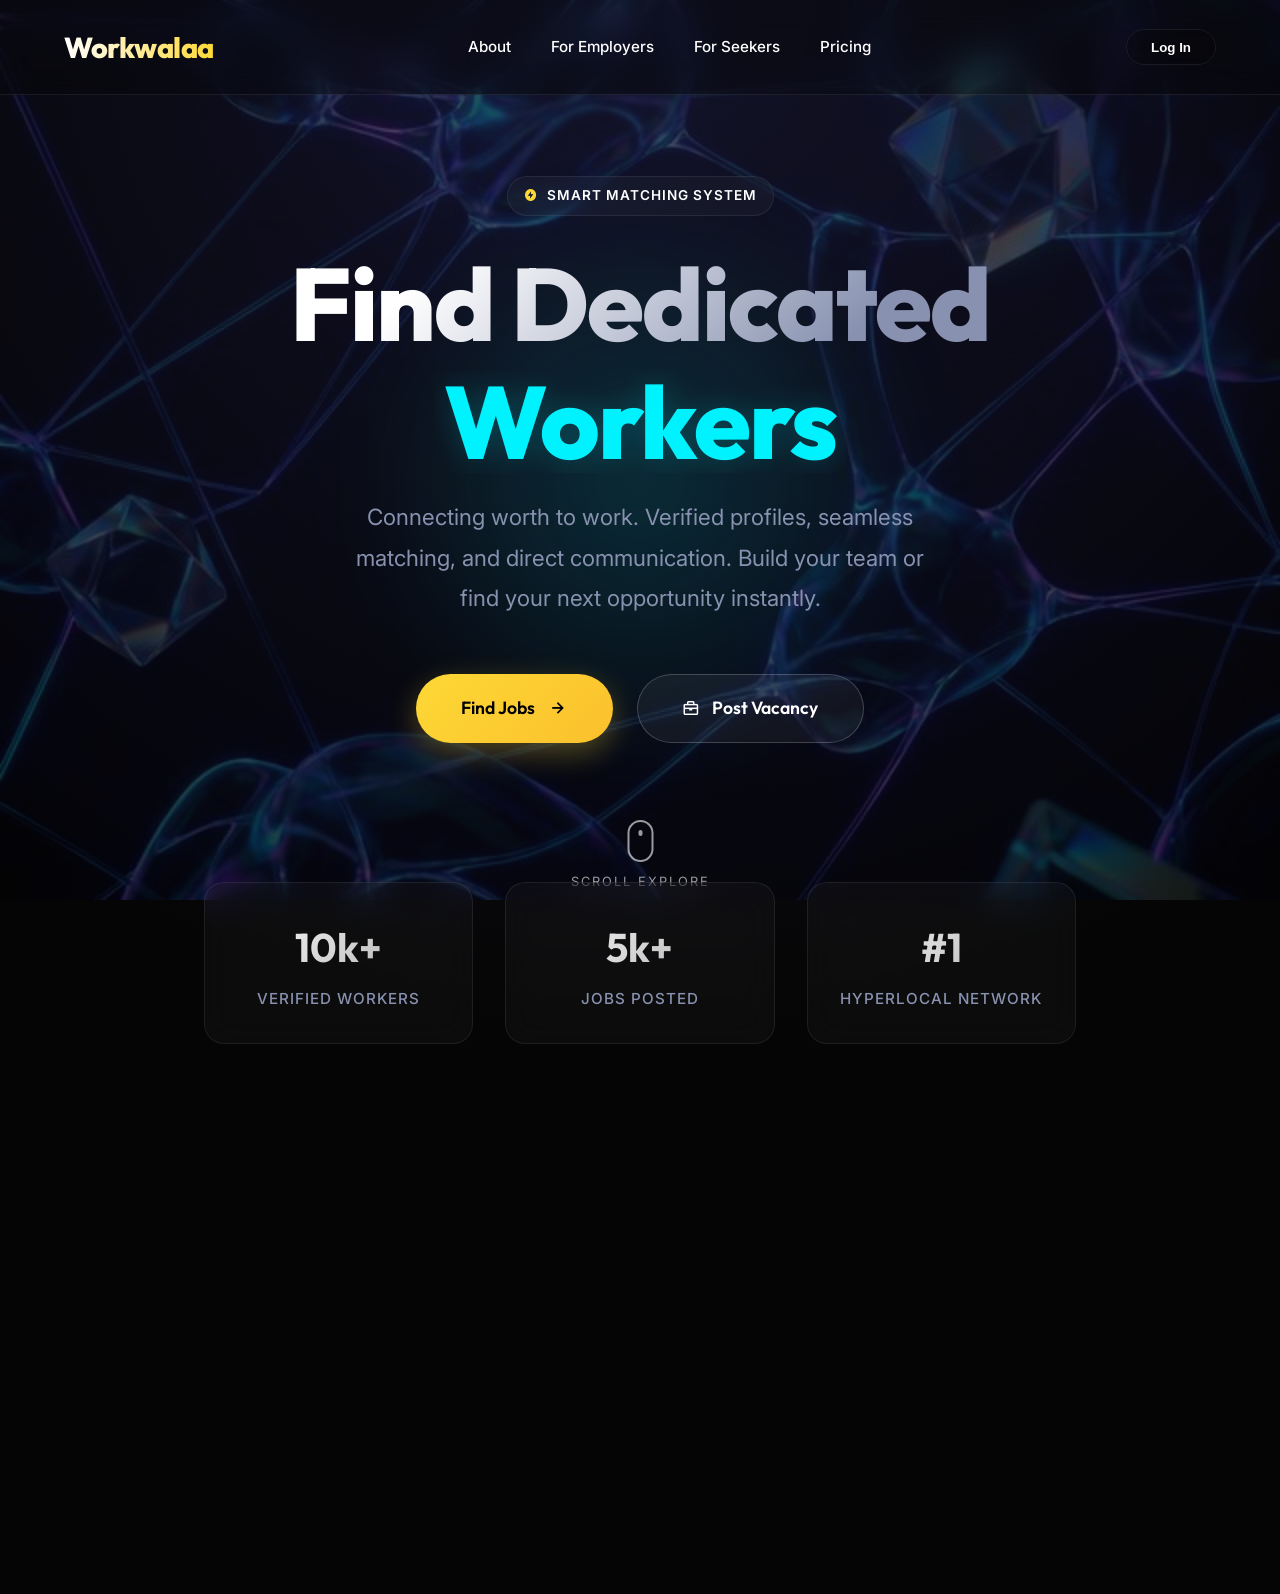
<file: prototype.html>
<!DOCTYPE html>
<html lang="en">

<head>
  <meta charset="UTF-8">
  <meta name="viewport" content="width=device-width, initial-scale=1.0">
  <title>Workwalaa - Smart Recruitment</title>

  <!-- Modern Fonts -->
  <link rel="preconnect" href="https://fonts.googleapis.com">
  <link rel="preconnect" href="https://fonts.gstatic.com" crossorigin>
  <link
    href="https://fonts.googleapis.com/css2?family=Outfit:wght@300;400;600;800&family=Inter:wght@400;500;700&display=swap"
    rel="stylesheet">

  <!-- Boxicons for modern icons -->
  <link href='https://unpkg.com/boxicons@2.1.4/css/boxicons.min.css' rel='stylesheet'>

  <style>
    :root {
      /* Deep Dark Theme Colors */
      --bg-color: #050505;
      --bg-gradient: radial-gradient(circle at 50% 0%, #1a1a2e 0%, #050505 60%);

      /* Accents - Neon Blue / Purple like the generated image */
      --accent-primary: #00f2fe;
      --accent-secondary: #4facfe;
      --accent-purple: #8e2de2;

      /* Workwalaa Yellow integrated subtly for branding */
      --brand-yellow: #fdd835;
      --brand-yellow-glow: rgba(253, 216, 53, 0.4);

      /* Glassmorphism */
      --glass-bg: rgba(255, 255, 255, 0.03);
      --glass-border: rgba(255, 255, 255, 0.08);
      --glass-blur: blur(16px);

      /* Text */
      --text-main: #ffffff;
      --text-muted: #8892b0;

      /* Transitions & Shadows */
      --transition-smooth: all 0.4s cubic-bezier(0.25, 0.8, 0.25, 1);
      --shadow-glow: 0 0 30px rgba(0, 242, 254, 0.2);
    }

    * {
      margin: 0;
      padding: 0;
      box-sizing: border-box;
    }

    body {
      background-color: var(--bg-color);
      background-image: var(--bg-gradient);
      color: var(--text-main);
      font-family: 'Inter', sans-serif;
      min-height: 100vh;
      overflow-x: hidden;
      line-height: 1.6;
    }

    h1,
    h2,
    h3,
    h4,
    .brand-font {
      font-family: 'Outfit', sans-serif;
    }

    /* Fixed Background Image Layer for Depth */
    .bg-layer {
      position: fixed;
      top: 0;
      left: 0;
      width: 100vw;
      height: 100vh;
      z-index: -1;
      background-image: url('assets/hero_bg.png');
      background-size: cover;
      background-position: center;
      background-repeat: no-repeat;
      opacity: 0.25;
      /* Subtle transparency so it doesn't overpower */
      filter: saturate(1.2) contrast(1.1);
      /* Add a gentle floating animation to the background */
      animation: ambientFloat 30s ease-in-out infinite alternate;
      transform-origin: center;
    }

    @keyframes ambientFloat {
      0% {
        transform: scale(1.0) translate(0, 0);
      }

      50% {
        transform: scale(1.05) translate(1%, 2%);
      }

      100% {
        transform: scale(1.0) translate(-1%, -1%);
      }
    }

    /* Navigation - Glassy */
    nav {
      position: fixed;
      top: 0;
      width: 100%;
      padding: 1.5rem 5%;
      display: flex;
      justify-content: space-between;
      align-items: center;
      z-index: 100;
      background: rgba(5, 5, 5, 0.4);
      backdrop-filter: var(--glass-blur);
      -webkit-backdrop-filter: var(--glass-blur);
      border-bottom: 1px solid var(--glass-border);
      transition: var(--transition-smooth);
    }

    nav.scrolled {
      padding: 1rem 5%;
      background: rgba(5, 5, 5, 0.8);
      box-shadow: 0 4px 30px rgba(0, 0, 0, 0.5);
    }

    .logo-container {
      display: flex;
      align-items: center;
      gap: 15px;
      text-decoration: none;
    }

    .logo-container img {
      height: 45px;
      /* If logo is dark, we invert it for dark mode. Remove if you have a white PNG */
      filter: drop-shadow(0 0 8px rgba(255, 255, 255, 0.2));
    }

    .logo-text {
      font-family: 'Outfit', sans-serif;
      font-size: 1.8rem;
      font-weight: 800;
      background: linear-gradient(90deg, #fff, var(--brand-yellow));
      -webkit-background-clip: text;
      -webkit-text-fill-color: transparent;
      letter-spacing: -0.5px;
    }

    .nav-links {
      display: flex;
      gap: 2.5rem;
      align-items: center;
    }

    .nav-links a {
      color: var(--text-main);
      text-decoration: none;
      font-size: 0.95rem;
      font-weight: 500;
      transition: var(--transition-smooth);
      position: relative;
    }

    .nav-links a::after {
      content: '';
      position: absolute;
      width: 0;
      height: 2px;
      bottom: -6px;
      left: 0;
      background: var(--brand-yellow);
      transition: var(--transition-smooth);
      box-shadow: 0 0 10px var(--brand-yellow-glow);
    }

    .nav-links a:hover {
      color: var(--brand-yellow);
    }

    .nav-links a:hover::after {
      width: 100%;
    }

    .actions-nav button {
      background: transparent;
      border: 1px solid var(--glass-border);
      color: var(--text-main);
      padding: 0.6rem 1.5rem;
      border-radius: 30px;
      font-weight: 600;
      cursor: pointer;
      backdrop-filter: blur(10px);
      transition: var(--transition-smooth);
    }

    .actions-nav button:hover {
      background: rgba(255, 255, 255, 0.1);
      border-color: #fff;
    }

    /* Hero Section */
    .hero {
      position: relative;
      min-height: 100vh;
      display: flex;
      flex-direction: column;
      justify-content: center;
      align-items: center;
      text-align: center;
      padding: 0 5%;
      margin-top: 2rem;
    }

    /* Glowing Orb Behind Hero Text for high contrast */
    .hero-glow-orb {
      position: absolute;
      top: 50%;
      left: 50%;
      transform: translate(-50%, -50%);
      width: 600px;
      height: 600px;
      background: radial-gradient(circle, rgba(0, 242, 254, 0.15) 0%, rgba(26, 26, 46, 0) 70%);
      z-index: 0;
      pointer-events: none;
      filter: blur(40px);
    }

    .hero-content {
      position: relative;
      z-index: 2;
      max-width: 900px;
      display: flex;
      flex-direction: column;
      align-items: center;
      margin-top: -5vh;
      /* visually center better */
    }

    .badge {
      display: inline-flex;
      align-items: center;
      gap: 8px;
      padding: 8px 16px;
      background: var(--glass-bg);
      border: 1px solid var(--glass-border);
      border-radius: 30px;
      font-size: 0.85rem;
      font-weight: 600;
      letter-spacing: 1px;
      text-transform: uppercase;
      margin-bottom: 2rem;
      backdrop-filter: var(--glass-blur);
      animation: slideDown 1s ease-out;
    }

    .badge-icon {
      color: var(--brand-yellow);
      animation: pulse 2s infinite;
    }

    .hero-title {
      font-size: clamp(3.5rem, 8vw, 6.5rem);
      font-weight: 800;
      line-height: 1.1;
      margin-bottom: 1.5rem;
      letter-spacing: -2px;
      text-transform: capitalize;
    }

    .gradient-text {
      background: linear-gradient(135deg, #fff 20%, var(--text-muted) 80%);
      -webkit-background-clip: text;
      -webkit-text-fill-color: transparent;
      display: block;
    }

    /* Animated Typewriter Style Scroller */
    .dynamic-text-container {
      display: inline-flex;
      overflow: hidden;
      height: clamp(3.5rem, 8vw, 6.5rem);
      vertical-align: bottom;
      padding: 0 10px;
      color: var(--accent-primary);
      text-shadow: var(--shadow-glow);
    }

    .dynamic-texts {
      display: flex;
      flex-direction: column;
      animation: slideWords 10s infinite cubic-bezier(0.77, 0, 0.175, 1);
      /* cubic-bezier makes the snap faster but dwell longer */
    }

    .dynamic-texts span {
      height: clamp(3.5rem, 8vw, 6.5rem);
      line-height: 1.1;
      display: flex;
      align-items: center;
    }

    @keyframes slideWords {

      0%,
      15% {
        transform: translateY(0);
      }

      25%,
      40% {
        transform: translateY(-25%);
      }

      50%,
      65% {
        transform: translateY(-50%);
      }

      75%,
      90% {
        transform: translateY(-75%);
      }

      100% {
        transform: translateY(-100%);
      }
    }

    .hero-subtitle {
      font-size: clamp(1.1rem, 2vw, 1.4rem);
      color: var(--text-muted);
      max-width: 600px;
      margin-bottom: 3.5rem;
      font-weight: 400;
      line-height: 1.8;
      animation: fadeInUp 1s ease-out 0.3s both;
    }

    /* Core Interactive Buttons */
    .ctas {
      display: flex;
      gap: 1.5rem;
      flex-wrap: wrap;
      justify-content: center;
      animation: fadeInUp 1s ease-out 0.6s both;
    }

    /* Button Primary - Find Jobs */
    .btn-glow {
      position: relative;
      display: inline-flex;
      align-items: center;
      gap: 12px;
      padding: 1.2rem 2.8rem;
      font-size: 1.1rem;
      font-family: 'Outfit', sans-serif;
      font-weight: 600;
      color: #000;
      background: linear-gradient(135deg, var(--brand-yellow), #fbc02d);
      border: none;
      border-radius: 50px;
      cursor: pointer;
      text-decoration: none;
      overflow: hidden;
      transition: var(--transition-smooth);
      box-shadow: 0 10px 30px rgba(253, 216, 53, 0.3);
      z-index: 1;
    }

    .btn-glow::before {
      content: '';
      position: absolute;
      top: 0;
      left: -100%;
      width: 50%;
      height: 100%;
      background: linear-gradient(to right, transparent, rgba(255, 255, 255, 0.6), transparent);
      transform: skewX(-20deg);
      transition: all 0.5s ease;
      z-index: -1;
    }

    .btn-glow:hover {
      transform: translateY(-5px) scale(1.02);
      box-shadow: 0 15px 40px rgba(253, 216, 53, 0.5);
    }

    .btn-glow:hover::before {
      left: 150%;
    }

    .btn-glow i {
      font-size: 1.3rem;
      transition: transform 0.3s ease;
    }

    .btn-glow:hover i {
      transform: translateX(4px);
    }

    /* Button Secondary - Post Vacancy */
    .btn-glass {
      position: relative;
      display: inline-flex;
      align-items: center;
      gap: 12px;
      padding: 1.2rem 2.8rem;
      font-size: 1.1rem;
      font-family: 'Outfit', sans-serif;
      font-weight: 600;
      color: #fff;
      background: rgba(255, 255, 255, 0.05);
      border: 1px solid rgba(255, 255, 255, 0.2);
      border-radius: 50px;
      cursor: pointer;
      text-decoration: none;
      backdrop-filter: blur(10px);
      -webkit-backdrop-filter: blur(10px);
      transition: var(--transition-smooth);
    }

    .btn-glass:hover {
      background: rgba(255, 255, 255, 0.1);
      border-color: rgba(255, 255, 255, 0.4);
      transform: translateY(-5px);
      box-shadow: 0 10px 30px rgba(0, 0, 0, 0.4);
    }

    /* Subtle scrolling indicator */
    .scroll-indicator {
      position: absolute;
      bottom: 40px;
      left: 50%;
      transform: translateX(-50%);
      display: flex;
      flex-direction: column;
      align-items: center;
      gap: 10px;
      opacity: 0.6;
      animation: fadePulse 3s infinite;
    }

    .mouse {
      width: 26px;
      height: 42px;
      border: 2px solid #fff;
      border-radius: 15px;
      position: relative;
    }

    .mouse::before {
      content: '';
      position: absolute;
      top: 8px;
      left: 50%;
      transform: translateX(-50%);
      width: 4px;
      height: 6px;
      background: #fff;
      border-radius: 2px;
      animation: scroll 2s infinite;
    }

    @keyframes scroll {
      0% {
        transform: translate(-50%, 0);
        opacity: 1;
      }

      100% {
        transform: translate(-50%, 15px);
        opacity: 0;
      }
    }

    /* Glassy Stats / Trust Section */
    .stats-container {
      position: relative;
      z-index: 2;
      display: grid;
      grid-template-columns: repeat(3, 1fr);
      gap: 2rem;
      max-width: 1000px;
      margin: -50px auto 100px;
      padding: 0 5%;
    }

    .stat-card {
      background: var(--glass-bg);
      border: 1px solid var(--glass-border);
      border-radius: 20px;
      padding: 2rem;
      text-align: center;
      backdrop-filter: var(--glass-blur);
      -webkit-backdrop-filter: var(--glass-blur);
      transition: var(--transition-smooth);
      position: relative;
      overflow: hidden;
    }

    .stat-card::before {
      content: '';
      position: absolute;
      top: 0;
      left: 0;
      right: 0;
      height: 2px;
      background: linear-gradient(90deg, transparent, rgba(255, 255, 255, 0.5), transparent);
      opacity: 0;
      transition: 0.5s;
    }

    .stat-card:hover {
      transform: translateY(-10px);
      background: rgba(255, 255, 255, 0.05);
      border-color: rgba(255, 255, 255, 0.2);
      box-shadow: 0 20px 40px rgba(0, 0, 0, 0.6);
    }

    .stat-card:hover::before {
      opacity: 1;
    }

    .stat-card h3 {
      font-size: 2.5rem;
      color: #fff;
      margin-bottom: 0.5rem;
      background: linear-gradient(135deg, #fff, #aaa);
      -webkit-background-clip: text;
      -webkit-text-fill-color: transparent;
    }

    .stat-card p {
      color: var(--text-muted);
      font-size: 0.95rem;
      font-weight: 500;
      text-transform: uppercase;
      letter-spacing: 1px;
    }

    /* Animations Details */
    @keyframes slideDown {
      from {
        opacity: 0;
        transform: translateY(-20px);
      }

      to {
        opacity: 1;
        transform: translateY(0);
      }
    }

    @keyframes fadeInUp {
      from {
        opacity: 0;
        transform: translateY(30px);
      }

      to {
        opacity: 1;
        transform: translateY(0);
      }
    }

    @keyframes pulse {
      0% {
        opacity: 0.5;
        text-shadow: none;
      }

      50% {
        opacity: 1;
        text-shadow: 0 0 10px var(--brand-yellow);
      }

      100% {
        opacity: 0.5;
        text-shadow: none;
      }
    }

    @keyframes fadePulse {

      0%,
      100% {
        opacity: 0.3;
      }

      50% {
        opacity: 0.8;
      }
    }

    /* Responsive Defaults */
    @media (max-width: 900px) {

      .nav-links,
      .actions-nav {
        display: none;
      }

      .stats-container {
        grid-template-columns: 1fr;
        gap: 1rem;
        margin-top: 50px;
      }

      .hero-title {
        font-size: 3.5rem;
      }

      .ctas {
        flex-direction: column;
        width: 100%;
        padding: 0 20px;
      }

      .btn-glow,
      .btn-glass {
        width: 100%;
        justify-content: center;
      }
    }
  </style>
</head>

<body>

  <!-- Abstract Background Graphic layer -->
  <div class="bg-layer"></div>

  <!-- Glassmorphism Navbar -->
  <nav id="navbar">
    <a href="index.html" class="logo-container">
      <span class="logo-text">Workwalaa</span>
    </a>
    <div class="nav-links">
      <a href="#about">About</a>
      <a href="#employers">For Employers</a>
      <a href="#seekers">For Seekers</a>
      <a href="#pricing">Pricing</a>
    </div>
    <div class="actions-nav">
      <button>Log In</button>
    </div>
  </nav>

  <!-- Hero Section -->
  <section class="hero">
    <div class="hero-glow-orb"></div>

    <div class="hero-content">
      <div class="badge">
        <i class='bx bxs-bolt-circle badge-icon'></i> Smart Matching System
      </div>

      <h1 class="hero-title">
        <span class="gradient-text">Find Dedicated</span>
        <div class="dynamic-text-container">
          <div class="dynamic-texts">
            <span>Workers</span>
            <span>Helpers</span>
            <span>Drivers</span>
            <span>Experts</span>
            <span>Workers</span> <!-- Duplicate the first to make loop seamless -->
          </div>
        </div>
      </h1>

      <p class="hero-subtitle">
        Connecting worth to work. Verified profiles, seamless matching, and direct communication. Build your team or
        find your next opportunity instantly.
      </p>

      <div class="ctas">
        <!-- High Contrast Call to Action -->
        <a href="#find-jobs" class="btn-glow">
          Find Jobs <i class='bx bx-right-arrow-alt'></i>
        </a>
        <a href="#post-vacancy" class="btn-glass">
          <i class='bx bx-briefcase'></i> Post Vacancy
        </a>
      </div>
    </div>

    <!-- Scroll Down indicator -->
    <div class="scroll-indicator">
      <div class="mouse"></div>
      <span style="font-size: 0.8rem; letter-spacing: 2px;">SCROLL EXPLORE</span>
    </div>
  </section>

  <!-- Stats Section (Glass Cards overlapping sections) -->
  <div class="stats-container">
    <div class="stat-card">
      <h3>10k+</h3>
      <p>Verified Workers</p>
    </div>
    <div class="stat-card">
      <h3>5k+</h3>
      <p>Jobs Posted</p>
    </div>
    <div class="stat-card">
      <h3>#1</h3>
      <p>Hyperlocal Network</p>
    </div>
  </div>

  <!-- Space for extra scrolling -->
  <div style="height: 50vh;"></div>

  <!-- Simple interaction scripts -->
  <script>
    // Navbar scroll effect
    window.addEventListener('scroll', () => {
      const nav = document.getElementById('navbar');
      if (window.scrollY > 50) {
        nav.classList.add('scrolled');
      } else {
        nav.classList.remove('scrolled');
      }
    });

    // Subtly animate background elements on mouse move for parallax feel
    document.addEventListener("mousemove", (e) => {
      const glowOrb = document.querySelector('.hero-glow-orb');
      const x = (window.innerWidth / 2 - e.pageX) / 25;
      const y = (window.innerHeight / 2 - e.pageY) / 25;
      glowOrb.style.transform = `translate(calc(-50% + ${-x}px), calc(-50% + ${-y}px))`;
    });
  </script>

</body>

</html>
</file>
